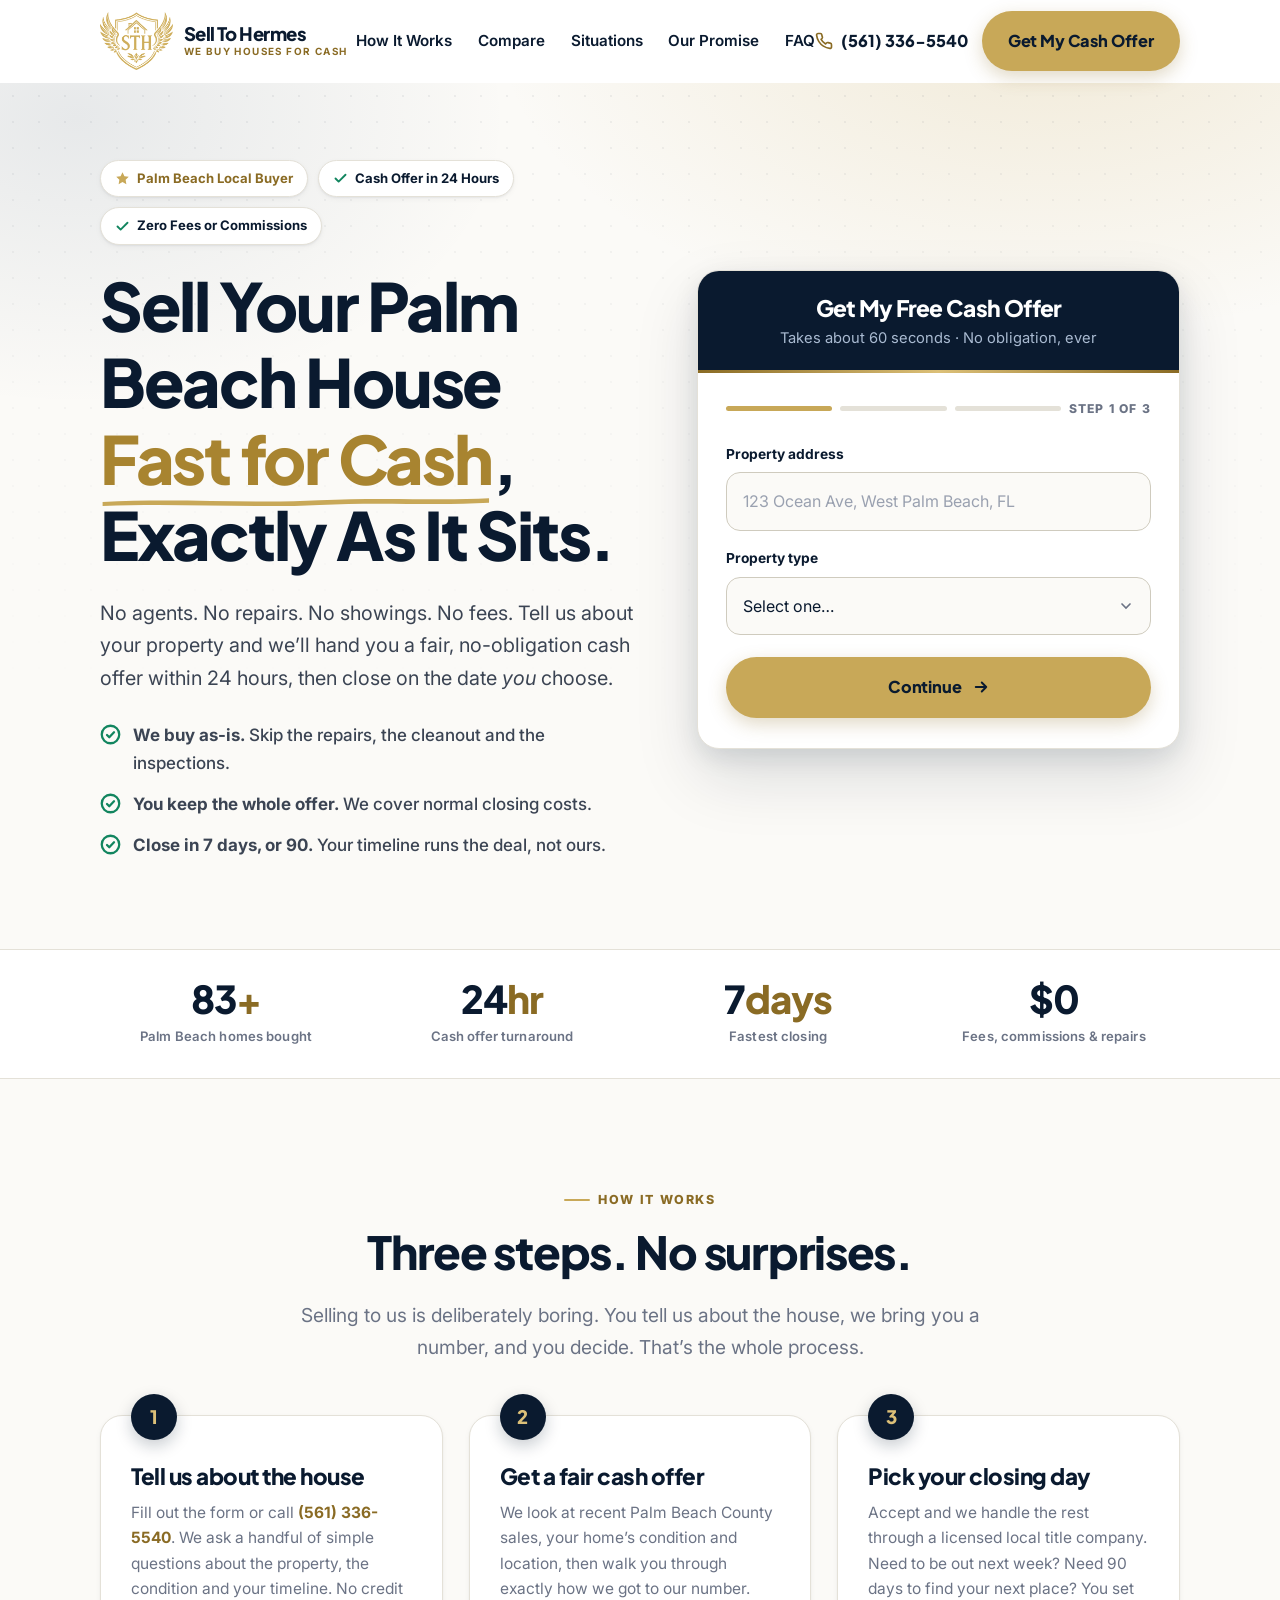
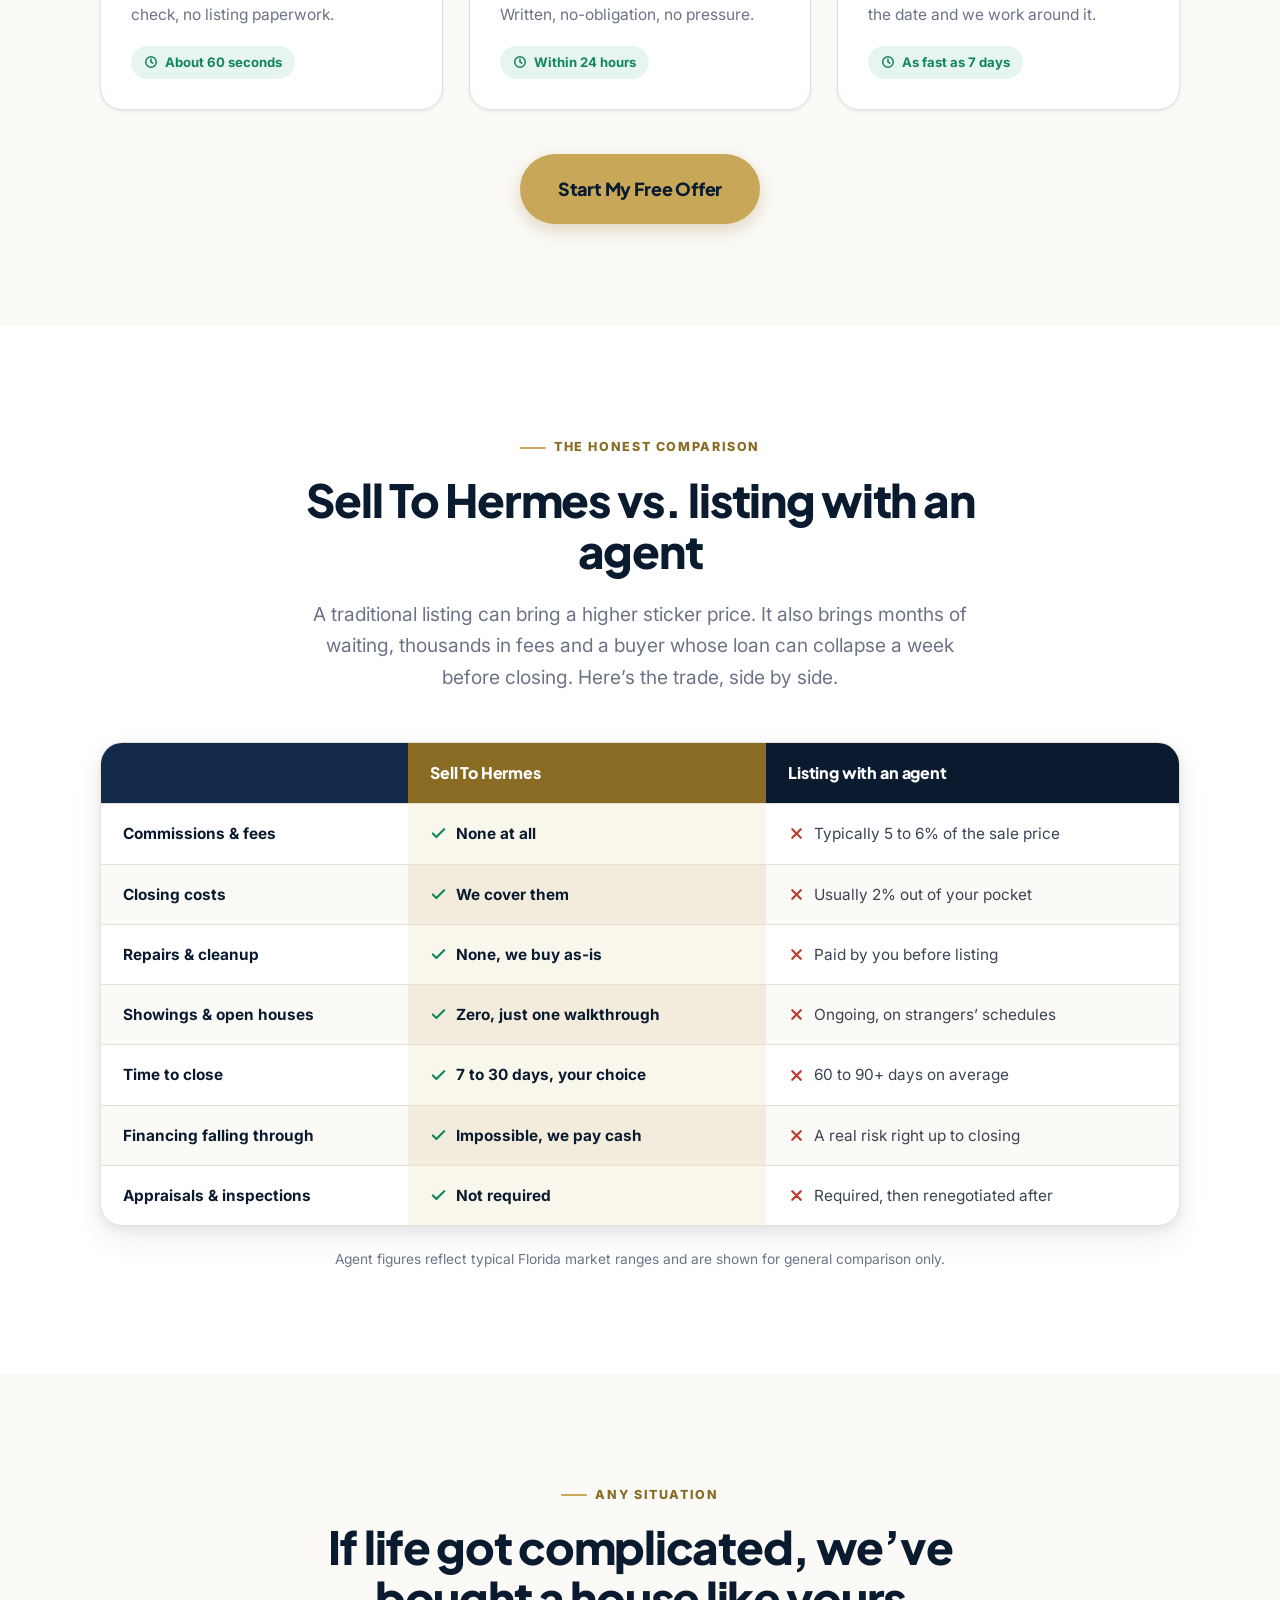
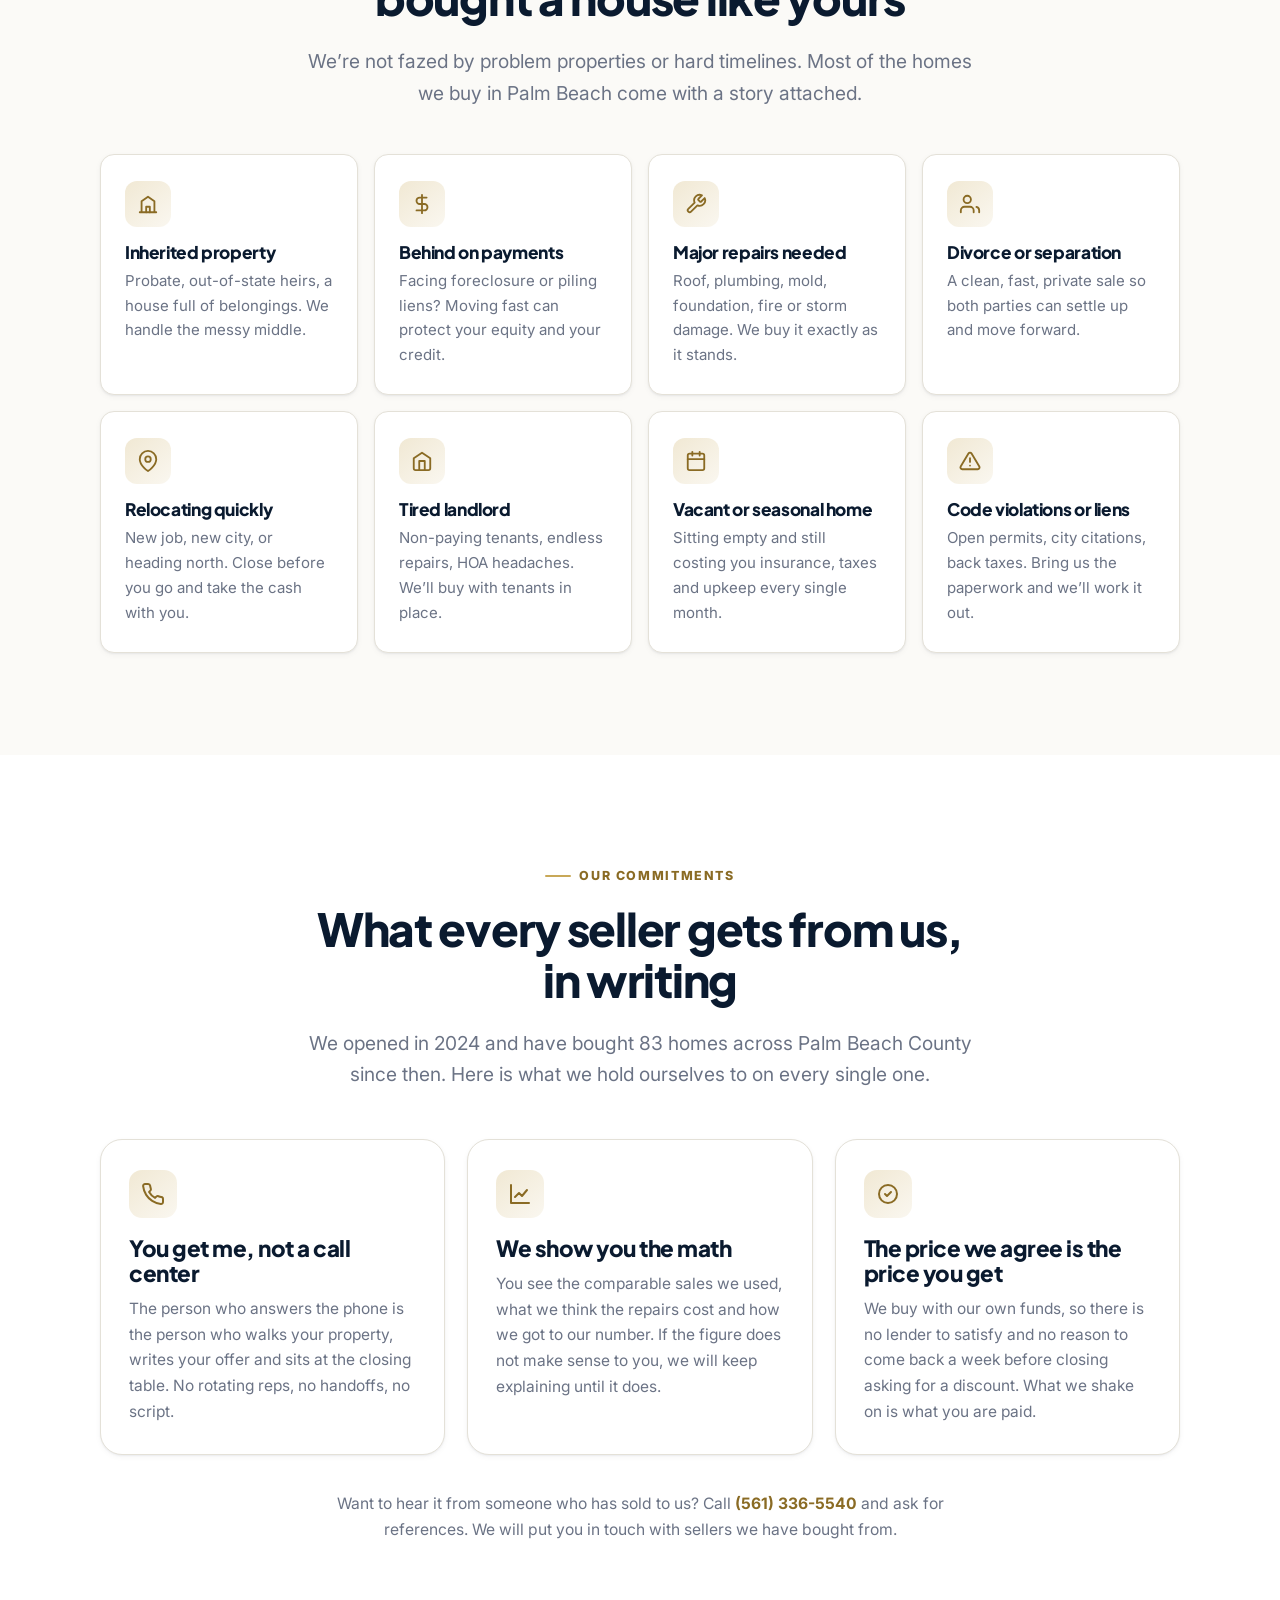
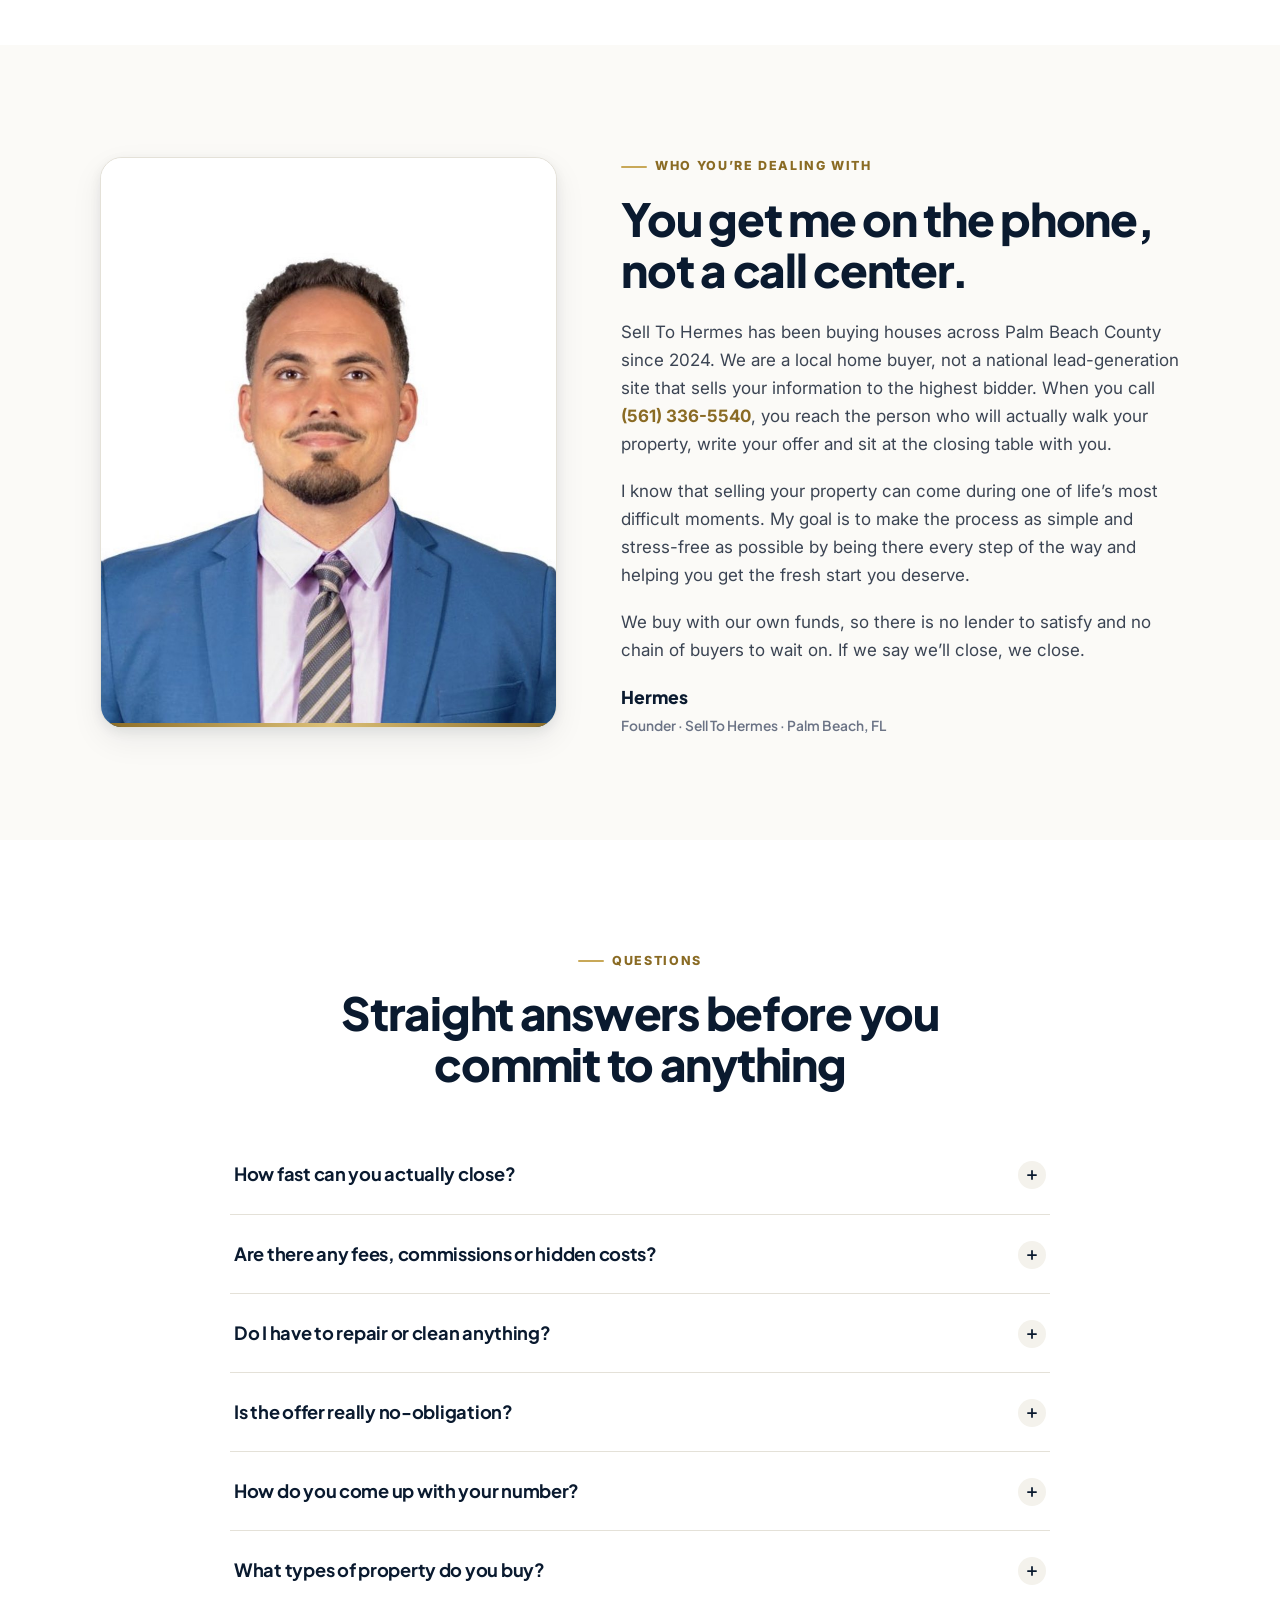
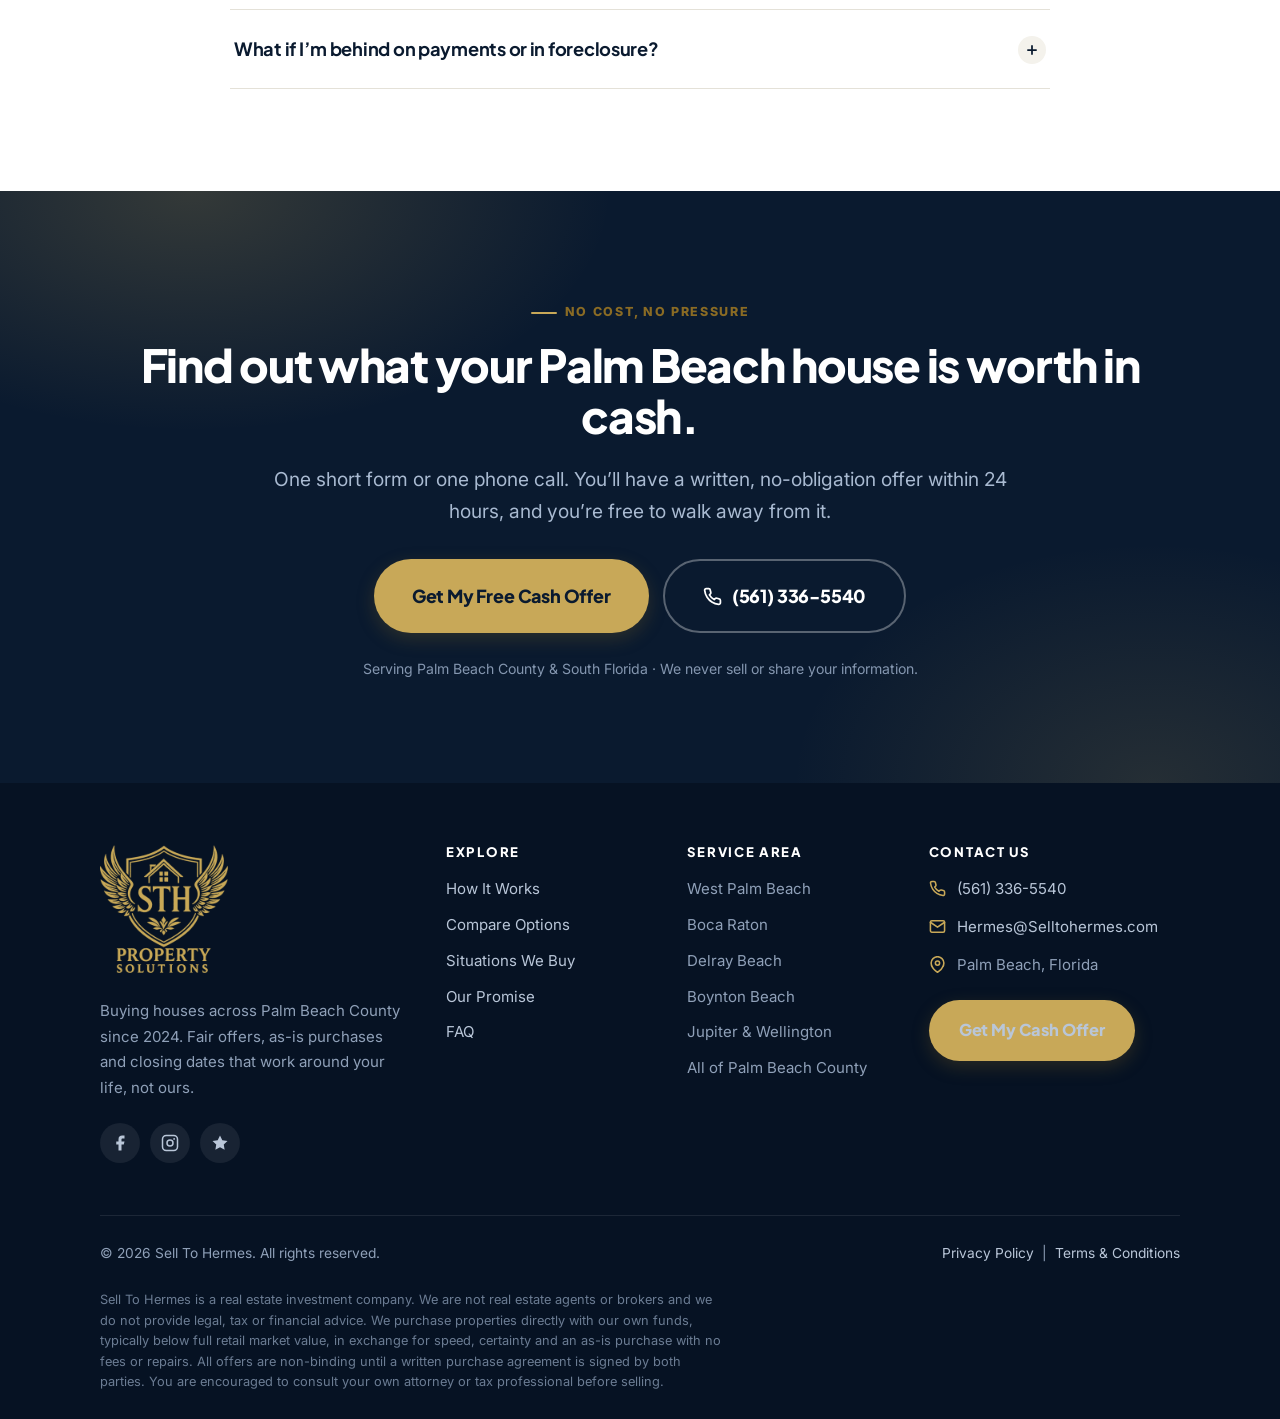
<file: index.html>
<!DOCTYPE html>
<html lang="en">
<head>
<meta charset="utf-8">
<meta name="viewport" content="width=device-width, initial-scale=1">
<title>Sell To Hermes | We Buy Houses for Cash in Palm Beach, FL</title>
<meta name="description" content="Sell your Palm Beach house fast for cash. No agents, no fees, no repairs, no showings. Get a fair cash offer in 24 hours and close on the day you choose. Call (561) 336-5540.">
<link rel="canonical" href="https://selltohermes.com/">
<meta name="theme-color" content="#0A1A2F">

<!-- Open Graph / social -->
<meta property="og:type" content="website">
<meta property="og:site_name" content="Sell To Hermes">
<meta property="og:title" content="We Buy Houses for Cash in Palm Beach, FL | Sell To Hermes">
<meta property="og:description" content="Get a fair, no-obligation cash offer on your Palm Beach home in 24 hours. Any condition, any situation. You pick the closing date.">
<meta property="og:url" content="https://selltohermes.com/">
<meta property="og:image" content="https://selltohermes.com/assets/img/og-image.jpg">
<meta name="twitter:card" content="summary_large_image">

<link rel="icon" href="assets/img/favicon.png" type="image/png">
<link rel="apple-touch-icon" href="assets/img/favicon.png">

<link rel="preconnect" href="https://fonts.googleapis.com">
<link rel="preconnect" href="https://fonts.gstatic.com" crossorigin>
<link href="https://fonts.googleapis.com/css2?family=Inter:wght@400;500;600;700&family=Plus+Jakarta+Sans:wght@700;800&display=swap" rel="stylesheet">
<link rel="stylesheet" href="assets/css/styles.css">

<script type="application/ld+json">
{
  "@context": "https://schema.org",
  "@type": "RealEstateAgent",
  "name": "Sell To Hermes",
  "description": "Local cash home buyer serving Palm Beach County, Florida. We buy houses as-is for cash with no fees, no commissions and no repairs.",
  "url": "https://selltohermes.com/",
  "telephone": "+1-561-336-5540",
  "email": "Hermes@Selltohermes.com",
  "image": "https://selltohermes.com/assets/img/logo.png",
  "foundingDate": "2024",
  "priceRange": "$$",
  "address": {
    "@type": "PostalAddress",
    "addressLocality": "Palm Beach",
    "addressRegion": "FL",
    "addressCountry": "US"
  },
  "areaServed": [
    { "@type": "AdministrativeArea", "name": "Palm Beach County, Florida" },
    { "@type": "City", "name": "West Palm Beach" },
    { "@type": "City", "name": "Boca Raton" },
    { "@type": "City", "name": "Delray Beach" },
    { "@type": "City", "name": "Boynton Beach" },
    { "@type": "City", "name": "Jupiter" },
    { "@type": "City", "name": "Wellington" }
  ]
}
</script>
<script type="application/ld+json">
{
  "@context": "https://schema.org",
  "@type": "FAQPage",
  "mainEntity": [
    { "@type": "Question", "name": "How fast can you close?",
      "acceptedAnswer": { "@type": "Answer", "text": "We can close in as little as 7 days because we pay cash and skip lender approval, appraisals and underwriting. If you need more time, you pick the date. 30, 60 or even 90 days out is no problem." } },
    { "@type": "Question", "name": "Do I pay any fees or commissions?",
      "acceptedAnswer": { "@type": "Answer", "text": "No. There are no agent commissions, no listing fees and no hidden charges. We also cover normal closing costs, so the number we agree on is the number you walk away with." } },
    { "@type": "Question", "name": "Do I need to make repairs or clean the house?",
      "acceptedAnswer": { "@type": "Answer", "text": "No. We buy houses completely as-is. Leave what you do not want, skip the repairs, skip the cleanout, skip the staging. Roof, plumbing, mold, code violations, hoarder situations: we have seen it all and we will still make an offer." } },
    { "@type": "Question", "name": "Is the cash offer really no obligation?",
      "acceptedAnswer": { "@type": "Answer", "text": "Yes. You get a written offer with no pressure and no cost. Take it to your attorney, your family or another buyer. If it is not right for you, walk away. We will never chase you." } },
    { "@type": "Question", "name": "How do you decide what to offer?",
      "acceptedAnswer": { "@type": "Answer", "text": "We look at what comparable homes in your neighborhood have recently sold for, the condition and location of your property, and what it will cost us to repair and resell it. We will walk you through the math line by line so the number makes sense." } },
    { "@type": "Question", "name": "What kinds of properties do you buy?",
      "acceptedAnswer": { "@type": "Answer", "text": "Single family homes, townhouses, condos, duplexes, multi-family, mobile homes on land and vacant lots throughout Palm Beach County and South Florida, whether they are occupied, vacant, or have tenants in place." } }
  ]
}
</script>
</head>
<body>
<a class="skip-link" href="#main">Skip to content</a>

<!-- ═══════════════════════════════════════════════════════════ HEADER ═══ -->
<header class="header" id="header">
  <div class="wrap header__bar">
    <a class="logo" href="index.html" aria-label="Sell To Hermes home">
      <img class="logo__mark" src="assets/img/logo-mark.png" alt="" width="73" height="58">
      <span class="logo__text">
        <span class="logo__name">Sell To Hermes</span>
        <span class="logo__tag">We Buy Houses for Cash</span>
      </span>
    </a>

    <nav class="nav" id="nav" aria-label="Main">
      <a href="#how">How It Works</a>
      <a href="#compare">Compare</a>
      <a href="#situations">Situations</a>
      <a href="#promise">Our Promise</a>
      <a href="#faq">FAQ</a>
      <a class="btn btn--ink" href="#offer">Get My Cash Offer</a>
    </nav>

    <div class="header__cta">
      <a class="header__phone" href="tel:+15613365540">
        <svg width="18" height="18" viewBox="0 0 24 24" fill="none" stroke="currentColor" stroke-width="2.2" stroke-linecap="round" stroke-linejoin="round" aria-hidden="true"><path d="M22 16.92v3a2 2 0 0 1-2.18 2 19.79 19.79 0 0 1-8.63-3.07 19.5 19.5 0 0 1-6-6 19.79 19.79 0 0 1-3.07-8.67A2 2 0 0 1 4.11 2h3a2 2 0 0 1 2 1.72c.13.96.36 1.9.7 2.81a2 2 0 0 1-.45 2.11L8.09 9.91a16 16 0 0 0 6 6l1.27-1.27a2 2 0 0 1 2.11-.45c.9.34 1.85.57 2.81.7A2 2 0 0 1 22 16.92z"/></svg>
        <span>(561) 336-5540</span>
      </a>
      <a class="btn" href="#offer">Get My Cash Offer</a>
      <button class="burger" id="burger" aria-label="Menu" aria-expanded="false" aria-controls="nav"><span></span></button>
    </div>
  </div>
</header>

<main id="main">

<!-- ═════════════════════════════════════════════════════════════ HERO ═══ -->
<section class="hero" id="offer">
  <div class="wrap hero__grid">

    <div class="hero__copy">
      <div class="badge-row">
        <span class="badge badge--stars">
          <svg width="15" height="15" viewBox="0 0 24 24" fill="currentColor" aria-hidden="true"><path d="M12 2l3.09 6.26L22 9.27l-5 4.87 1.18 6.88L12 17.77l-6.18 3.25L7 14.14 2 9.27l6.91-1.01L12 2z"/></svg>
          Palm Beach Local Buyer
        </span>
        <span class="badge">
          <svg width="15" height="15" viewBox="0 0 24 24" fill="none" stroke="currentColor" stroke-width="3" stroke-linecap="round" stroke-linejoin="round" aria-hidden="true"><path d="M20 6L9 17l-5-5"/></svg>
          Cash Offer in 24 Hours
        </span>
        <span class="badge">
          <svg width="15" height="15" viewBox="0 0 24 24" fill="none" stroke="currentColor" stroke-width="3" stroke-linecap="round" stroke-linejoin="round" aria-hidden="true"><path d="M20 6L9 17l-5-5"/></svg>
          Zero Fees or Commissions
        </span>
      </div>

      <h1>Sell Your Palm Beach House <span class="accent">Fast for Cash<svg class="accent__stroke" viewBox="0 0 300 12" preserveAspectRatio="none" aria-hidden="true"><path d="M2 7.4 C58 3.1 118 9.4 168 5.6 C214 2.3 262 6.1 298 3.4 L298 8.2 C260 11.4 212 7.4 168 10.6 C118 14.2 58 8.2 2 11.8 Z" fill="currentColor"/></svg></span>, Exactly As It Sits.</h1>

      <p class="hero__sub">
        No agents. No repairs. No showings. No fees. Tell us about your property and
        we&rsquo;ll hand you a fair, no-obligation cash offer within 24 hours, then close
        on the date <em>you</em> choose.
      </p>
    </div>

    <div class="hero__points">
      <ul class="checks">
        <li>
          <svg width="21" height="21" viewBox="0 0 24 24" fill="none" stroke="currentColor" stroke-width="2.6" stroke-linecap="round" stroke-linejoin="round" aria-hidden="true"><circle cx="12" cy="12" r="10"/><path d="M8 12.5l2.6 2.6L16 9.5"/></svg>
          <span><strong>We buy as-is.</strong> Skip the repairs, the cleanout and the inspections.</span>
        </li>
        <li>
          <svg width="21" height="21" viewBox="0 0 24 24" fill="none" stroke="currentColor" stroke-width="2.6" stroke-linecap="round" stroke-linejoin="round" aria-hidden="true"><circle cx="12" cy="12" r="10"/><path d="M8 12.5l2.6 2.6L16 9.5"/></svg>
          <span><strong>You keep the whole offer.</strong> We cover normal closing costs.</span>
        </li>
        <li>
          <svg width="21" height="21" viewBox="0 0 24 24" fill="none" stroke="currentColor" stroke-width="2.6" stroke-linecap="round" stroke-linejoin="round" aria-hidden="true"><circle cx="12" cy="12" r="10"/><path d="M8 12.5l2.6 2.6L16 9.5"/></svg>
          <span><strong>Close in 7 days, or 90.</strong> Your timeline runs the deal, not ours.</span>
        </li>
      </ul>
    </div>

    <!-- ── Multi-step lead form ─────────────────────────────────────────── -->
    <div class="form-card reveal">
      <div class="form-card__head">
        <h2>Get My Free Cash Offer</h2>
        <p>Takes about 60 seconds &middot; No obligation, ever</p>
      </div>

      <div class="form-card__body">
        <div class="progress" aria-hidden="true">
          <span class="progress__step is-done" data-progress="1"></span>
          <span class="progress__step" data-progress="2"></span>
          <span class="progress__step" data-progress="3"></span>
          <span class="progress__label" id="stepLabel">Step 1 of 3</span>
        </div>

        <div class="form-alert" id="formAlert" role="alert"></div>

        <form id="offerForm" novalidate>
          <!-- Bot trap: real people never see or fill this -->
          <div class="hp" aria-hidden="true">
            <label for="company">Company</label>
            <input type="text" id="company" name="company" tabindex="-1" autocomplete="off">
          </div>

          <!-- Step 1: the property -->
          <div class="step is-active" data-step="1">
            <div class="field">
              <label for="address">Property address</label>
              <input type="text" id="address" name="address" placeholder="123 Ocean Ave, West Palm Beach, FL" autocomplete="street-address" required>
              <span class="field__error">Please enter the property address.</span>
            </div>
            <div class="field">
              <label for="propertyType">Property type</label>
              <select id="propertyType" name="propertyType" required>
                <option value="">Select one&hellip;</option>
                <option>Single family home</option>
                <option>Condo</option>
                <option>Townhouse</option>
                <option>Duplex / Multi-family</option>
                <option>Mobile home</option>
                <option>Vacant land</option>
                <option>Other</option>
              </select>
              <span class="field__error">Please choose a property type.</span>
            </div>
            <div class="form-actions">
              <button type="button" class="btn btn--block" data-next="2">
                Continue
                <svg width="18" height="18" viewBox="0 0 24 24" fill="none" stroke="currentColor" stroke-width="2.6" stroke-linecap="round" stroke-linejoin="round" aria-hidden="true"><path d="M5 12h14M13 6l6 6-6 6"/></svg>
              </button>
            </div>
          </div>

          <!-- Step 2: the situation -->
          <div class="step" data-step="2">
            <div class="field">
              <label for="condition">Overall condition</label>
              <select id="condition" name="condition" required>
                <option value="">Select one&hellip;</option>
                <option>Move-in ready</option>
                <option>Needs minor work</option>
                <option>Needs major repairs</option>
                <option>Not sure</option>
              </select>
              <span class="field__error">Please choose a condition.</span>
            </div>
            <div class="field">
              <label>How soon do you want to sell?</label>
              <div class="chips">
                <label class="chip"><input type="radio" name="timeline" value="ASAP" required><span>ASAP</span></label>
                <label class="chip"><input type="radio" name="timeline" value="1-3 months"><span>1 to 3 months</span></label>
                <label class="chip"><input type="radio" name="timeline" value="3+ months"><span>3+ months</span></label>
                <label class="chip"><input type="radio" name="timeline" value="Just exploring"><span>Just exploring</span></label>
              </div>
              <span class="field__error">Please pick a timeline.</span>
            </div>
            <div class="form-actions">
              <button type="button" class="form-back" data-back="1">Back</button>
              <button type="button" class="btn" data-next="3">
                Continue
                <svg width="18" height="18" viewBox="0 0 24 24" fill="none" stroke="currentColor" stroke-width="2.6" stroke-linecap="round" stroke-linejoin="round" aria-hidden="true"><path d="M5 12h14M13 6l6 6-6 6"/></svg>
              </button>
            </div>
          </div>

          <!-- Step 3: contact -->
          <div class="step" data-step="3">
            <div class="field">
              <label for="name">Your name</label>
              <input type="text" id="name" name="name" placeholder="Jane Smith" autocomplete="name" required>
              <span class="field__error">Please enter your name.</span>
            </div>
            <div class="field-row">
              <div class="field">
                <label for="phone">Phone</label>
                <input type="tel" id="phone" name="phone" placeholder="(561) 555-0123" autocomplete="tel" required>
                <span class="field__error">Enter a valid phone number.</span>
              </div>
              <div class="field">
                <label for="email">Email</label>
                <input type="email" id="email" name="email" placeholder="you@email.com" autocomplete="email" required>
                <span class="field__error">Enter a valid email address.</span>
              </div>
            </div>
            <div class="form-actions">
              <button type="button" class="form-back" data-back="2">Back</button>
              <button type="submit" class="btn" id="submitBtn">Get My Cash Offer</button>
            </div>
            <p class="form-note">
              <svg width="15" height="15" viewBox="0 0 24 24" fill="none" stroke="currentColor" stroke-width="2.4" stroke-linecap="round" stroke-linejoin="round" aria-hidden="true"><rect x="3" y="11" width="18" height="11" rx="2"/><path d="M7 11V7a5 5 0 0 1 10 0v4"/></svg>
              Your information stays private. We never sell or share your details, and there is
              never any obligation to accept our offer.
            </p>
          </div>
        </form>
      </div>
    </div>

  </div>
</section>

<!-- ══════════════════════════════════════════════════════ TRUST STRIP ═══ -->
<section class="trust">
  <div class="wrap trust__grid">
    <div class="reveal">
      <div class="trust__num">83<em>+</em></div>
      <div class="trust__label">Palm Beach homes bought</div>
    </div>
    <div class="reveal">
      <div class="trust__num">24<em>hr</em></div>
      <div class="trust__label">Cash offer turnaround</div>
    </div>
    <div class="reveal">
      <div class="trust__num">7<em>days</em></div>
      <div class="trust__label">Fastest closing</div>
    </div>
    <div class="reveal">
      <div class="trust__num">$0</div>
      <div class="trust__label">Fees, commissions &amp; repairs</div>
    </div>
  </div>
</section>

<!-- ═════════════════════════════════════════════════════════════ HOW ═══ -->
<section class="section section--paper" id="how">
  <div class="wrap">
    <div class="center measure-center">
      <span class="eyebrow eyebrow--center">How It Works</span>
      <h2>Three steps. No surprises.</h2>
      <p class="lede">Selling to us is deliberately boring. You tell us about the house,
      we bring you a number, and you decide. That&rsquo;s the whole process.</p>
    </div>

    <div class="steps">
      <article class="step-card reveal">
        <span class="step-card__num">1</span>
        <h3>Tell us about the house</h3>
        <p>Fill out the form or call <a href="tel:+15613365540" style="color:var(--gold-deep);font-weight:700;text-decoration:none">(561) 336-5540</a>.
        We ask a handful of simple questions about the property, the condition and your timeline. No credit check, no listing paperwork.</p>
        <span class="step-card__meta">
          <svg width="14" height="14" viewBox="0 0 24 24" fill="none" stroke="currentColor" stroke-width="2.6" stroke-linecap="round" aria-hidden="true"><circle cx="12" cy="12" r="9"/><path d="M12 7v5l3 2"/></svg>
          About 60 seconds
        </span>
      </article>

      <article class="step-card reveal">
        <span class="step-card__num">2</span>
        <h3>Get a fair cash offer</h3>
        <p>We look at recent Palm Beach County sales, your home&rsquo;s condition and location, then
        walk you through exactly how we got to our number. Written, no-obligation, no pressure.</p>
        <span class="step-card__meta">
          <svg width="14" height="14" viewBox="0 0 24 24" fill="none" stroke="currentColor" stroke-width="2.6" stroke-linecap="round" aria-hidden="true"><circle cx="12" cy="12" r="9"/><path d="M12 7v5l3 2"/></svg>
          Within 24 hours
        </span>
      </article>

      <article class="step-card reveal">
        <span class="step-card__num">3</span>
        <h3>Pick your closing day</h3>
        <p>Accept and we handle the rest through a licensed local title company. Need to be out
        next week? Need 90 days to find your next place? You set the date and we work around it.</p>
        <span class="step-card__meta">
          <svg width="14" height="14" viewBox="0 0 24 24" fill="none" stroke="currentColor" stroke-width="2.6" stroke-linecap="round" aria-hidden="true"><circle cx="12" cy="12" r="9"/><path d="M12 7v5l3 2"/></svg>
          As fast as 7 days
        </span>
      </article>
    </div>

    <div class="center" style="margin-top:44px">
      <a class="btn btn--lg" href="#offer">Start My Free Offer</a>
    </div>
  </div>
</section>

<!-- ═════════════════════════════════════════════════════════ COMPARE ═══ -->
<section class="section" id="compare">
  <div class="wrap">
    <div class="center measure-center">
      <span class="eyebrow eyebrow--center">The Honest Comparison</span>
      <h2>Sell To Hermes vs. listing with an agent</h2>
      <p class="lede">A traditional listing can bring a higher sticker price. It also brings
      months of waiting, thousands in fees and a buyer whose loan can collapse a week before
      closing. Here&rsquo;s the trade, side by side.</p>
    </div>

    <div class="compare reveal">
      <div class="compare__scroll">
        <table>
          <caption class="hp">Comparison of selling to Sell To Hermes versus listing with a real estate agent</caption>
          <thead>
            <tr>
              <th scope="col">&nbsp;</th>
              <th scope="col" class="is-featured">Sell To Hermes</th>
              <th scope="col">Listing with an agent</th>
            </tr>
          </thead>
          <tbody>
            <tr>
              <td>Commissions &amp; fees</td>
              <td class="is-featured"><span class="cell cell--yes"><svg width="17" height="17" viewBox="0 0 24 24" fill="none" stroke="currentColor" stroke-width="3" stroke-linecap="round" stroke-linejoin="round" aria-hidden="true"><path d="M20 6L9 17l-5-5"/></svg>None at all</span></td>
              <td><span class="cell cell--no"><svg width="17" height="17" viewBox="0 0 24 24" fill="none" stroke="currentColor" stroke-width="3" stroke-linecap="round" aria-hidden="true"><path d="M18 6L6 18M6 6l12 12"/></svg>Typically 5 to 6% of the sale price</span></td>
            </tr>
            <tr>
              <td>Closing costs</td>
              <td class="is-featured"><span class="cell cell--yes"><svg width="17" height="17" viewBox="0 0 24 24" fill="none" stroke="currentColor" stroke-width="3" stroke-linecap="round" stroke-linejoin="round" aria-hidden="true"><path d="M20 6L9 17l-5-5"/></svg>We cover them</span></td>
              <td><span class="cell cell--no"><svg width="17" height="17" viewBox="0 0 24 24" fill="none" stroke="currentColor" stroke-width="3" stroke-linecap="round" aria-hidden="true"><path d="M18 6L6 18M6 6l12 12"/></svg>Usually 2% out of your pocket</span></td>
            </tr>
            <tr>
              <td>Repairs &amp; cleanup</td>
              <td class="is-featured"><span class="cell cell--yes"><svg width="17" height="17" viewBox="0 0 24 24" fill="none" stroke="currentColor" stroke-width="3" stroke-linecap="round" stroke-linejoin="round" aria-hidden="true"><path d="M20 6L9 17l-5-5"/></svg>None, we buy as-is</span></td>
              <td><span class="cell cell--no"><svg width="17" height="17" viewBox="0 0 24 24" fill="none" stroke="currentColor" stroke-width="3" stroke-linecap="round" aria-hidden="true"><path d="M18 6L6 18M6 6l12 12"/></svg>Paid by you before listing</span></td>
            </tr>
            <tr>
              <td>Showings &amp; open houses</td>
              <td class="is-featured"><span class="cell cell--yes"><svg width="17" height="17" viewBox="0 0 24 24" fill="none" stroke="currentColor" stroke-width="3" stroke-linecap="round" stroke-linejoin="round" aria-hidden="true"><path d="M20 6L9 17l-5-5"/></svg>Zero, just one walkthrough</span></td>
              <td><span class="cell cell--no"><svg width="17" height="17" viewBox="0 0 24 24" fill="none" stroke="currentColor" stroke-width="3" stroke-linecap="round" aria-hidden="true"><path d="M18 6L6 18M6 6l12 12"/></svg>Ongoing, on strangers&rsquo; schedules</span></td>
            </tr>
            <tr>
              <td>Time to close</td>
              <td class="is-featured"><span class="cell cell--yes"><svg width="17" height="17" viewBox="0 0 24 24" fill="none" stroke="currentColor" stroke-width="3" stroke-linecap="round" stroke-linejoin="round" aria-hidden="true"><path d="M20 6L9 17l-5-5"/></svg>7 to 30 days, your choice</span></td>
              <td><span class="cell cell--no"><svg width="17" height="17" viewBox="0 0 24 24" fill="none" stroke="currentColor" stroke-width="3" stroke-linecap="round" aria-hidden="true"><path d="M18 6L6 18M6 6l12 12"/></svg>60 to 90+ days on average</span></td>
            </tr>
            <tr>
              <td>Financing falling through</td>
              <td class="is-featured"><span class="cell cell--yes"><svg width="17" height="17" viewBox="0 0 24 24" fill="none" stroke="currentColor" stroke-width="3" stroke-linecap="round" stroke-linejoin="round" aria-hidden="true"><path d="M20 6L9 17l-5-5"/></svg>Impossible, we pay cash</span></td>
              <td><span class="cell cell--no"><svg width="17" height="17" viewBox="0 0 24 24" fill="none" stroke="currentColor" stroke-width="3" stroke-linecap="round" aria-hidden="true"><path d="M18 6L6 18M6 6l12 12"/></svg>A real risk right up to closing</span></td>
            </tr>
            <tr>
              <td>Appraisals &amp; inspections</td>
              <td class="is-featured"><span class="cell cell--yes"><svg width="17" height="17" viewBox="0 0 24 24" fill="none" stroke="currentColor" stroke-width="3" stroke-linecap="round" stroke-linejoin="round" aria-hidden="true"><path d="M20 6L9 17l-5-5"/></svg>Not required</span></td>
              <td><span class="cell cell--no"><svg width="17" height="17" viewBox="0 0 24 24" fill="none" stroke="currentColor" stroke-width="3" stroke-linecap="round" aria-hidden="true"><path d="M18 6L6 18M6 6l12 12"/></svg>Required, then renegotiated after</span></td>
            </tr>
          </tbody>
        </table>
      </div>
    </div>
    <p class="center" style="margin-top:22px;font-size:.86rem;color:var(--muted)">
      Agent figures reflect typical Florida market ranges and are shown for general comparison only.
    </p>
  </div>
</section>

<!-- ══════════════════════════════════════════════════════ SITUATIONS ═══ -->
<section class="section section--paper" id="situations">
  <div class="wrap">
    <div class="center measure-center">
      <span class="eyebrow eyebrow--center">Any Situation</span>
      <h2>If life got complicated, we&rsquo;ve bought a house like yours</h2>
      <p class="lede">We&rsquo;re not fazed by problem properties or hard timelines. Most of the
      homes we buy in Palm Beach come with a story attached.</p>
    </div>

    <div class="tile-grid">
      <article class="tile reveal">
        <div class="tile__icon"><svg width="22" height="22" viewBox="0 0 24 24" fill="none" stroke="currentColor" stroke-width="2" stroke-linecap="round" stroke-linejoin="round" aria-hidden="true"><path d="M3 21h18M5 21V9l7-5 7 5v12"/><path d="M10 21v-6h4v6"/></svg></div>
        <h3>Inherited property</h3>
        <p>Probate, out-of-state heirs, a house full of belongings. We handle the messy middle.</p>
      </article>
      <article class="tile reveal">
        <div class="tile__icon"><svg width="22" height="22" viewBox="0 0 24 24" fill="none" stroke="currentColor" stroke-width="2" stroke-linecap="round" stroke-linejoin="round" aria-hidden="true"><path d="M12 2v20M17 5H9.5a3.5 3.5 0 0 0 0 7h5a3.5 3.5 0 0 1 0 7H6"/></svg></div>
        <h3>Behind on payments</h3>
        <p>Facing foreclosure or piling liens? Moving fast can protect your equity and your credit.</p>
      </article>
      <article class="tile reveal">
        <div class="tile__icon"><svg width="22" height="22" viewBox="0 0 24 24" fill="none" stroke="currentColor" stroke-width="2" stroke-linecap="round" stroke-linejoin="round" aria-hidden="true"><path d="M14.7 6.3a1 1 0 0 0 0 1.4l1.6 1.6a1 1 0 0 0 1.4 0l3.77-3.77a6 6 0 0 1-7.94 7.94l-6.91 6.91a2.12 2.12 0 0 1-3-3l6.91-6.91a6 6 0 0 1 7.94-7.94l-3.76 3.76z"/></svg></div>
        <h3>Major repairs needed</h3>
        <p>Roof, plumbing, mold, foundation, fire or storm damage. We buy it exactly as it stands.</p>
      </article>
      <article class="tile reveal">
        <div class="tile__icon"><svg width="22" height="22" viewBox="0 0 24 24" fill="none" stroke="currentColor" stroke-width="2" stroke-linecap="round" stroke-linejoin="round" aria-hidden="true"><path d="M16 21v-2a4 4 0 0 0-4-4H6a4 4 0 0 0-4 4v2"/><circle cx="9" cy="7" r="4"/><path d="M22 21v-2a4 4 0 0 0-3-3.87"/></svg></div>
        <h3>Divorce or separation</h3>
        <p>A clean, fast, private sale so both parties can settle up and move forward.</p>
      </article>
      <article class="tile reveal">
        <div class="tile__icon"><svg width="22" height="22" viewBox="0 0 24 24" fill="none" stroke="currentColor" stroke-width="2" stroke-linecap="round" stroke-linejoin="round" aria-hidden="true"><path d="M21 10c0 7-9 13-9 13s-9-6-9-13a9 9 0 0 1 18 0z"/><circle cx="12" cy="10" r="3"/></svg></div>
        <h3>Relocating quickly</h3>
        <p>New job, new city, or heading north. Close before you go and take the cash with you.</p>
      </article>
      <article class="tile reveal">
        <div class="tile__icon"><svg width="22" height="22" viewBox="0 0 24 24" fill="none" stroke="currentColor" stroke-width="2" stroke-linecap="round" stroke-linejoin="round" aria-hidden="true"><path d="M3 9l9-6 9 6v11a2 2 0 0 1-2 2H5a2 2 0 0 1-2-2z"/><path d="M9 22V12h6v10"/></svg></div>
        <h3>Tired landlord</h3>
        <p>Non-paying tenants, endless repairs, HOA headaches. We&rsquo;ll buy with tenants in place.</p>
      </article>
      <article class="tile reveal">
        <div class="tile__icon"><svg width="22" height="22" viewBox="0 0 24 24" fill="none" stroke="currentColor" stroke-width="2" stroke-linecap="round" stroke-linejoin="round" aria-hidden="true"><rect x="3" y="4" width="18" height="18" rx="2"/><path d="M16 2v4M8 2v4M3 10h18"/></svg></div>
        <h3>Vacant or seasonal home</h3>
        <p>Sitting empty and still costing you insurance, taxes and upkeep every single month.</p>
      </article>
      <article class="tile reveal">
        <div class="tile__icon"><svg width="22" height="22" viewBox="0 0 24 24" fill="none" stroke="currentColor" stroke-width="2" stroke-linecap="round" stroke-linejoin="round" aria-hidden="true"><path d="M10.29 3.86L1.82 18a2 2 0 0 0 1.71 3h16.94a2 2 0 0 0 1.71-3L13.71 3.86a2 2 0 0 0-3.42 0z"/><path d="M12 9v4M12 17h.01"/></svg></div>
        <h3>Code violations or liens</h3>
        <p>Open permits, city citations, back taxes. Bring us the paperwork and we&rsquo;ll work it out.</p>
      </article>
    </div>
  </div>
</section>

<!-- ═══════════════════════════════════════════════════════ COMMITMENTS ═══ -->
<section class="section" id="promise">
  <div class="wrap">
    <div class="center measure-center">
      <span class="eyebrow eyebrow--center">Our Commitments</span>
      <h2>What every seller gets from us, in writing</h2>
      <p class="lede">We opened in 2024 and have bought 83 homes across Palm Beach County
      since then. Here is what we hold ourselves to on every single one.</p>
    </div>

    <div class="quotes">
      <article class="quote reveal">
        <div class="promise__icon">
          <svg width="24" height="24" viewBox="0 0 24 24" fill="none" stroke="currentColor" stroke-width="2" stroke-linecap="round" stroke-linejoin="round" aria-hidden="true"><path d="M22 16.92v3a2 2 0 0 1-2.18 2 19.79 19.79 0 0 1-8.63-3.07 19.5 19.5 0 0 1-6-6 19.79 19.79 0 0 1-3.07-8.67A2 2 0 0 1 4.11 2h3a2 2 0 0 1 2 1.72c.13.96.36 1.9.7 2.81a2 2 0 0 1-.45 2.11L8.09 9.91a16 16 0 0 0 6 6l1.27-1.27a2 2 0 0 1 2.11-.45c.9.34 1.85.57 2.81.7A2 2 0 0 1 22 16.92z"/></svg>
        </div>
        <h3>You get me, not a call center</h3>
        <p>The person who answers the phone is the person who walks your property, writes
        your offer and sits at the closing table. No rotating reps, no handoffs, no script.</p>
      </article>

      <article class="quote reveal">
        <div class="promise__icon">
          <svg width="24" height="24" viewBox="0 0 24 24" fill="none" stroke="currentColor" stroke-width="2" stroke-linecap="round" stroke-linejoin="round" aria-hidden="true"><path d="M3 3v18h18"/><path d="M7 15l4-4 3 3 5-6"/></svg>
        </div>
        <h3>We show you the math</h3>
        <p>You see the comparable sales we used, what we think the repairs cost and how we
        got to our number. If the figure does not make sense to you, we will keep explaining
        until it does.</p>
      </article>

      <article class="quote reveal">
        <div class="promise__icon">
          <svg width="24" height="24" viewBox="0 0 24 24" fill="none" stroke="currentColor" stroke-width="2" stroke-linecap="round" stroke-linejoin="round" aria-hidden="true"><path d="M9 12l2 2 4-4"/><path d="M21 12c0 4.97-4.03 9-9 9s-9-4.03-9-9 4.03-9 9-9 9 4.03 9 9z"/></svg>
        </div>
        <h3>The price we agree is the price you get</h3>
        <p>We buy with our own funds, so there is no lender to satisfy and no reason to come
        back a week before closing asking for a discount. What we shake on is what you are
        paid.</p>
      </article>
    </div>

    <p class="center measure-center" style="margin-top:36px;color:var(--muted);font-size:.98rem">
      Want to hear it from someone who has sold to us? Call
      <a href="tel:+15613365540" style="color:var(--gold-deep);font-weight:700;text-decoration:none">(561) 336-5540</a>
      and ask for references. We will put you in touch with sellers we have bought from.
    </p>

    <!-- ══════════════════════════════════════════════════════════════════════
         REAL REVIEWS GO HERE

         As customers post reviews, paste them in using the block below. Copy it
         once per review and drop it inside a <div class="quotes"> above this
         comment. Only publish words a real customer actually wrote, with their
         permission. Fabricated reviews violate the FTC rule on consumer reviews
         and testimonials (16 CFR Part 465) and carry civil penalties per
         violation, so this section deliberately ships with none.

         <article class="quote reveal">
           <div class="quote__stars" aria-label="5 out of 5 stars">
             ...five star svgs, copy them from an earlier version in git history...
           </div>
           <blockquote>&ldquo;Their words, quoted exactly.&rdquo;</blockquote>
           <div class="quote__who">
             <div class="quote__avatar" aria-hidden="true">JS</div>
             <div>
               <div class="quote__name">Their name</div>
               <div class="quote__meta">City, FL &middot; Closed in X days</div>
             </div>
           </div>
         </article>
         ══════════════════════════════════════════════════════════════════════ -->
  </div>
</section>

<!-- ═══════════════════════════════════════════════════════════ ABOUT ═══ -->
<section class="section section--paper" id="about">
  <div class="wrap about__grid">
    <div class="about__portrait reveal">
      <img src="assets/img/hermes.jpg" width="880" height="1100"
           alt="Hermes, founder of Sell To Hermes, in Palm Beach, Florida">
    </div>

    <div>
      <span class="eyebrow">Who You&rsquo;re Dealing With</span>
      <h2>You get me on the phone, not a call center.</h2>
      <p>
        Sell To Hermes has been buying houses across Palm Beach County since 2024. We are a local
        home buyer, not a national lead-generation site
        that sells your information to the highest bidder. When you call
        <a href="tel:+15613365540" style="color:var(--gold-deep);font-weight:700;text-decoration:none">(561) 336-5540</a>,
        you reach the person who will actually walk your property, write your offer and sit at
        the closing table with you.
      </p>
      <p>
        I know that selling your property can come during one of life&rsquo;s most difficult
        moments. My goal is to make the process as simple and stress-free as possible by
        being there every step of the way and helping you get the fresh start you deserve.
      </p>
      <p>
        We buy with our own funds, so there is no lender to satisfy and no chain of buyers to
        wait on. If we say we&rsquo;ll close, we close.
      </p>
      <div class="about__sig">
        Hermes
        <small>Founder &middot; Sell To Hermes &middot; Palm Beach, FL</small>
      </div>
    </div>
  </div>
</section>

<!-- ═════════════════════════════════════════════════════════════ FAQ ═══ -->
<section class="section" id="faq">
  <div class="wrap">
    <div class="center measure-center">
      <span class="eyebrow eyebrow--center">Questions</span>
      <h2>Straight answers before you commit to anything</h2>
    </div>

    <div class="faq">
      <div class="faq__item">
        <button class="faq__q" aria-expanded="false">
          How fast can you actually close?
          <span class="faq__icon" aria-hidden="true"><svg width="14" height="14" viewBox="0 0 24 24" fill="none" stroke="currentColor" stroke-width="3" stroke-linecap="round"><path d="M12 5v14M5 12h14"/></svg></span>
        </button>
        <div class="faq__a"><div><p>As little as 7 days. We pay cash, so there&rsquo;s no lender approval, no appraisal and no underwriting to wait on. If you need longer, whether that is 30, 60 or even 90 days, you name the date and we hold it.</p></div></div>
      </div>

      <div class="faq__item">
        <button class="faq__q" aria-expanded="false">
          Are there any fees, commissions or hidden costs?
          <span class="faq__icon" aria-hidden="true"><svg width="14" height="14" viewBox="0 0 24 24" fill="none" stroke="currentColor" stroke-width="3" stroke-linecap="round"><path d="M12 5v14M5 12h14"/></svg></span>
        </button>
        <div class="faq__a"><div><p>None. No agent commission, no listing fee, no marketing costs, no junk fees at closing. We also cover normal closing costs, so the number we shake on is the number you walk away with.</p></div></div>
      </div>

      <div class="faq__item">
        <button class="faq__q" aria-expanded="false">
          Do I have to repair or clean anything?
          <span class="faq__icon" aria-hidden="true"><svg width="14" height="14" viewBox="0 0 24 24" fill="none" stroke="currentColor" stroke-width="3" stroke-linecap="round"><path d="M12 5v14M5 12h14"/></svg></span>
        </button>
        <div class="faq__a"><div><p>Not a thing. Take what you want and leave the rest: furniture, junk, whatever is sitting in the garage. We&rsquo;ve bought homes with bad roofs, mold, fire damage, open permits and full cleanouts still sitting inside.</p></div></div>
      </div>

      <div class="faq__item">
        <button class="faq__q" aria-expanded="false">
          Is the offer really no-obligation?
          <span class="faq__icon" aria-hidden="true"><svg width="14" height="14" viewBox="0 0 24 24" fill="none" stroke="currentColor" stroke-width="3" stroke-linecap="round"><path d="M12 5v14M5 12h14"/></svg></span>
        </button>
        <div class="faq__a"><div><p>Completely. You get a written offer at no cost. Show it to your attorney, your family, or another buyer. If it isn&rsquo;t right for you, say no. There is no pressure and no follow-up campaign chasing you.</p></div></div>
      </div>

      <div class="faq__item">
        <button class="faq__q" aria-expanded="false">
          How do you come up with your number?
          <span class="faq__icon" aria-hidden="true"><svg width="14" height="14" viewBox="0 0 24 24" fill="none" stroke="currentColor" stroke-width="3" stroke-linecap="round"><path d="M12 5v14M5 12h14"/></svg></span>
        </button>
        <div class="faq__a"><div><p>Three inputs: what comparable homes near you have recently sold for, the condition and location of your property, and what it will cost us to repair and resell it. We&rsquo;ll walk you through that math line by line. No black box.</p></div></div>
      </div>

      <div class="faq__item">
        <button class="faq__q" aria-expanded="false">
          What types of property do you buy?
          <span class="faq__icon" aria-hidden="true"><svg width="14" height="14" viewBox="0 0 24 24" fill="none" stroke="currentColor" stroke-width="3" stroke-linecap="round"><path d="M12 5v14M5 12h14"/></svg></span>
        </button>
        <div class="faq__a"><div><p>Single family homes, condos, townhouses, duplexes and multi-family, mobile homes on land and vacant lots throughout Palm Beach County and the surrounding South Florida area, whether they are occupied, vacant or have tenants in place.</p></div></div>
      </div>

      <div class="faq__item">
        <button class="faq__q" aria-expanded="false">
          What if I&rsquo;m behind on payments or in foreclosure?
          <span class="faq__icon" aria-hidden="true"><svg width="14" height="14" viewBox="0 0 24 24" fill="none" stroke="currentColor" stroke-width="3" stroke-linecap="round"><path d="M12 5v14M5 12h14"/></svg></span>
        </button>
        <div class="faq__a"><div><p>Call us sooner rather than later, because timing matters a lot in those cases. A fast cash sale can settle what&rsquo;s owed and put the remaining equity in your pocket instead of losing the home at auction. We can also buy with liens, back taxes or code violations attached.</p></div></div>
      </div>
    </div>
  </div>
</section>

<!-- ════════════════════════════════════════════════════════ CTA BAND ═══ -->
<section class="cta-band">
  <div class="wrap cta-band__inner center">
    <span class="eyebrow eyebrow--center">No Cost, No Pressure</span>
    <h2>Find out what your Palm Beach house is worth in cash.</h2>
    <p class="lede measure-center">One short form or one phone call. You&rsquo;ll have a written,
    no-obligation offer within 24 hours, and you&rsquo;re free to walk away from it.</p>
    <div class="cta-band__actions">
      <a class="btn btn--lg" href="#offer">Get My Free Cash Offer</a>
      <a class="btn btn--lg btn--onink" href="tel:+15613365540">
        <svg width="19" height="19" viewBox="0 0 24 24" fill="none" stroke="currentColor" stroke-width="2.2" stroke-linecap="round" stroke-linejoin="round" aria-hidden="true"><path d="M22 16.92v3a2 2 0 0 1-2.18 2 19.79 19.79 0 0 1-8.63-3.07 19.5 19.5 0 0 1-6-6 19.79 19.79 0 0 1-3.07-8.67A2 2 0 0 1 4.11 2h3a2 2 0 0 1 2 1.72c.13.96.36 1.9.7 2.81a2 2 0 0 1-.45 2.11L8.09 9.91a16 16 0 0 0 6 6l1.27-1.27a2 2 0 0 1 2.11-.45c.9.34 1.85.57 2.81.7A2 2 0 0 1 22 16.92z"/></svg>
        (561) 336-5540
      </a>
    </div>
    <p class="cta-band__fine">Serving Palm Beach County &amp; South Florida &middot; We never sell or share your information.</p>
  </div>
</section>

</main>

<!-- ═══════════════════════════════════════════════════════════ FOOTER ═══ -->
<footer class="footer">
  <div class="wrap">
    <div class="footer__grid">
      <div>
        <a class="logo logo--lg" href="index.html" aria-label="Sell To Hermes home">
          <img class="logo__mark" src="assets/img/logo.png" alt="Sell To Hermes, STH Property Solutions" width="128" height="128">
        </a>
        <p class="footer__blurb">
          Buying houses across Palm Beach County since 2024. Fair offers, as-is purchases
          and closing dates that work around your life, not ours.
        </p>
        <div class="social">
          <!-- PLACEHOLDER: point these at your real profiles, or delete the ones you don't use -->
          <a href="#" aria-label="Facebook"><svg width="18" height="18" viewBox="0 0 24 24" fill="currentColor" aria-hidden="true"><path d="M18 2h-3a5 5 0 0 0-5 5v3H7v4h3v8h4v-8h3l1-4h-4V7a1 1 0 0 1 1-1h3z"/></svg></a>
          <a href="#" aria-label="Instagram"><svg width="18" height="18" viewBox="0 0 24 24" fill="none" stroke="currentColor" stroke-width="2" aria-hidden="true"><rect x="2" y="2" width="20" height="20" rx="5"/><circle cx="12" cy="12" r="4"/><circle cx="17.5" cy="6.5" r="1.2" fill="currentColor" stroke="none"/></svg></a>
          <a href="#" aria-label="Google Business Profile"><svg width="18" height="18" viewBox="0 0 24 24" fill="currentColor" aria-hidden="true"><path d="M12 2l3.09 6.26L22 9.27l-5 4.87 1.18 6.88L12 17.77l-6.18 3.25L7 14.14 2 9.27l6.91-1.01L12 2z"/></svg></a>
        </div>
      </div>

      <div>
        <h4>Explore</h4>
        <ul>
          <li><a href="#how">How It Works</a></li>
          <li><a href="#compare">Compare Options</a></li>
          <li><a href="#situations">Situations We Buy</a></li>
          <li><a href="#promise">Our Promise</a></li>
          <li><a href="#faq">FAQ</a></li>
        </ul>
      </div>

      <div>
        <h4>Service Area</h4>
        <!-- PLACEHOLDER: trim this list to the cities you actually buy in -->
        <ul>
          <li>West Palm Beach</li>
          <li>Boca Raton</li>
          <li>Delray Beach</li>
          <li>Boynton Beach</li>
          <li>Jupiter &amp; Wellington</li>
          <li>All of Palm Beach County</li>
        </ul>
      </div>

      <div>
        <h4>Contact Us</h4>
        <div class="footer__contact">
          <a href="tel:+15613365540">
            <svg width="17" height="17" viewBox="0 0 24 24" fill="none" stroke="currentColor" stroke-width="2.2" stroke-linecap="round" stroke-linejoin="round" aria-hidden="true"><path d="M22 16.92v3a2 2 0 0 1-2.18 2 19.79 19.79 0 0 1-8.63-3.07 19.5 19.5 0 0 1-6-6 19.79 19.79 0 0 1-3.07-8.67A2 2 0 0 1 4.11 2h3a2 2 0 0 1 2 1.72c.13.96.36 1.9.7 2.81a2 2 0 0 1-.45 2.11L8.09 9.91a16 16 0 0 0 6 6l1.27-1.27a2 2 0 0 1 2.11-.45c.9.34 1.85.57 2.81.7A2 2 0 0 1 22 16.92z"/></svg>
            (561) 336-5540
          </a>
          <a href="mailto:Hermes@Selltohermes.com">
            <svg width="17" height="17" viewBox="0 0 24 24" fill="none" stroke="currentColor" stroke-width="2.2" stroke-linecap="round" stroke-linejoin="round" aria-hidden="true"><rect x="2" y="4" width="20" height="16" rx="2"/><path d="M22 6l-10 7L2 6"/></svg>
            Hermes@Selltohermes.com
          </a>
          <span>
            <svg width="17" height="17" viewBox="0 0 24 24" fill="none" stroke="currentColor" stroke-width="2.2" stroke-linecap="round" stroke-linejoin="round" aria-hidden="true"><path d="M21 10c0 7-9 13-9 13s-9-6-9-13a9 9 0 0 1 18 0z"/><circle cx="12" cy="10" r="3"/></svg>
            Palm Beach, Florida
          </span>
        </div>
        <a class="btn" href="#offer" style="margin-top:22px">Get My Cash Offer</a>
      </div>
    </div>

    <div class="footer__bottom">
      <span>&copy; <span id="year">2026</span> Sell To Hermes. All rights reserved.</span>
      <span><a href="privacy.html">Privacy Policy</a> &nbsp;|&nbsp; <a href="terms.html">Terms &amp; Conditions</a></span>
    </div>
    <p class="footer__legal">
      Sell To Hermes is a real estate investment company. We are not real estate agents or
      brokers and we do not provide legal, tax or financial advice. We purchase properties
      directly with our own funds, typically below full retail market value, in exchange for
      speed, certainty and an as-is purchase with no fees or repairs. All offers are
      non-binding until a written purchase agreement is signed by both parties. You are
      encouraged to consult your own attorney or tax professional before selling.
    </p>
  </div>
</footer>

<!-- ═════════════════════════════════════════════════════ MOBILE CALL BAR ═ -->
<div class="callbar">
  <a class="btn btn--ink" href="tel:+15613365540">
    <svg width="18" height="18" viewBox="0 0 24 24" fill="none" stroke="currentColor" stroke-width="2.2" stroke-linecap="round" stroke-linejoin="round" aria-hidden="true"><path d="M22 16.92v3a2 2 0 0 1-2.18 2 19.79 19.79 0 0 1-8.63-3.07 19.5 19.5 0 0 1-6-6 19.79 19.79 0 0 1-3.07-8.67A2 2 0 0 1 4.11 2h3a2 2 0 0 1 2 1.72c.13.96.36 1.9.7 2.81a2 2 0 0 1-.45 2.11L8.09 9.91a16 16 0 0 0 6 6l1.27-1.27a2 2 0 0 1 2.11-.45c.9.34 1.85.57 2.81.7A2 2 0 0 1 22 16.92z"/></svg>
    Call Now
  </a>
  <a class="btn" href="#offer">Get Cash Offer</a>
</div>

<script src="assets/js/main.js" defer></script>
</body>
</html>
</file>
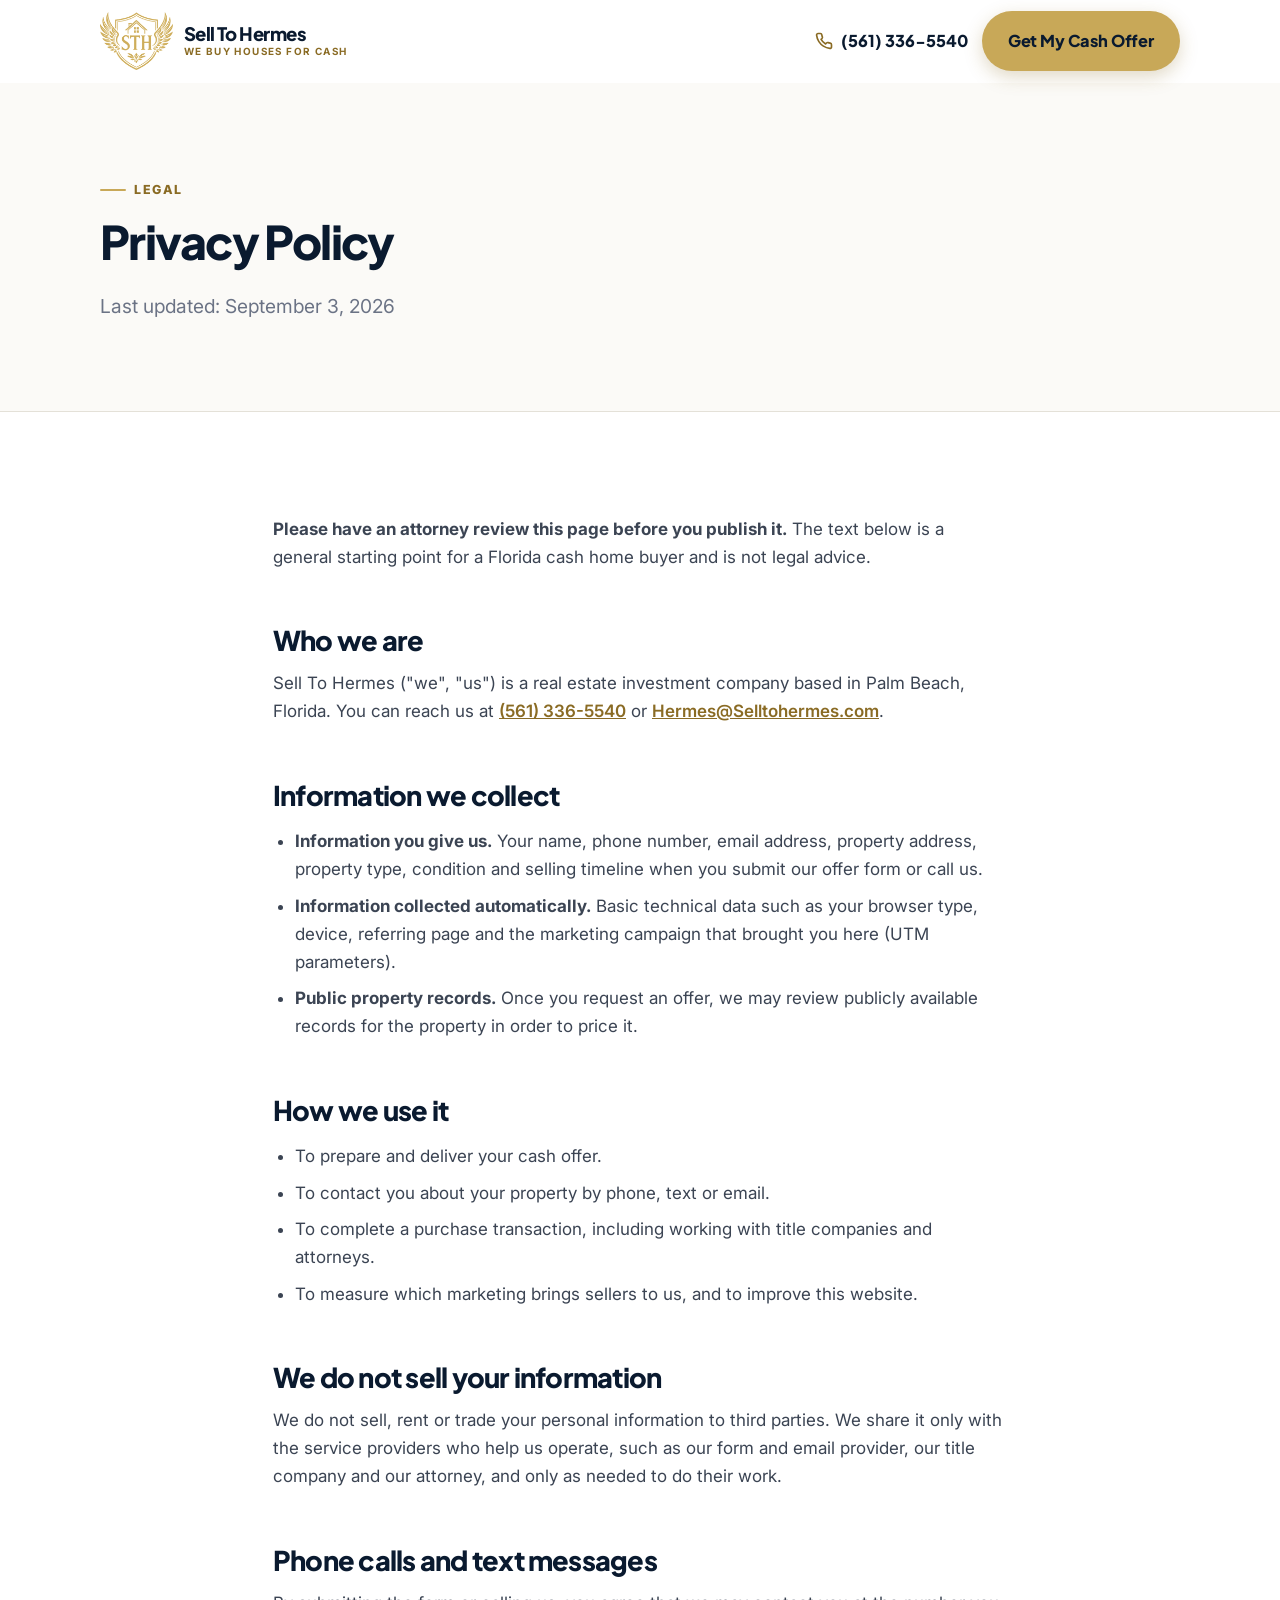
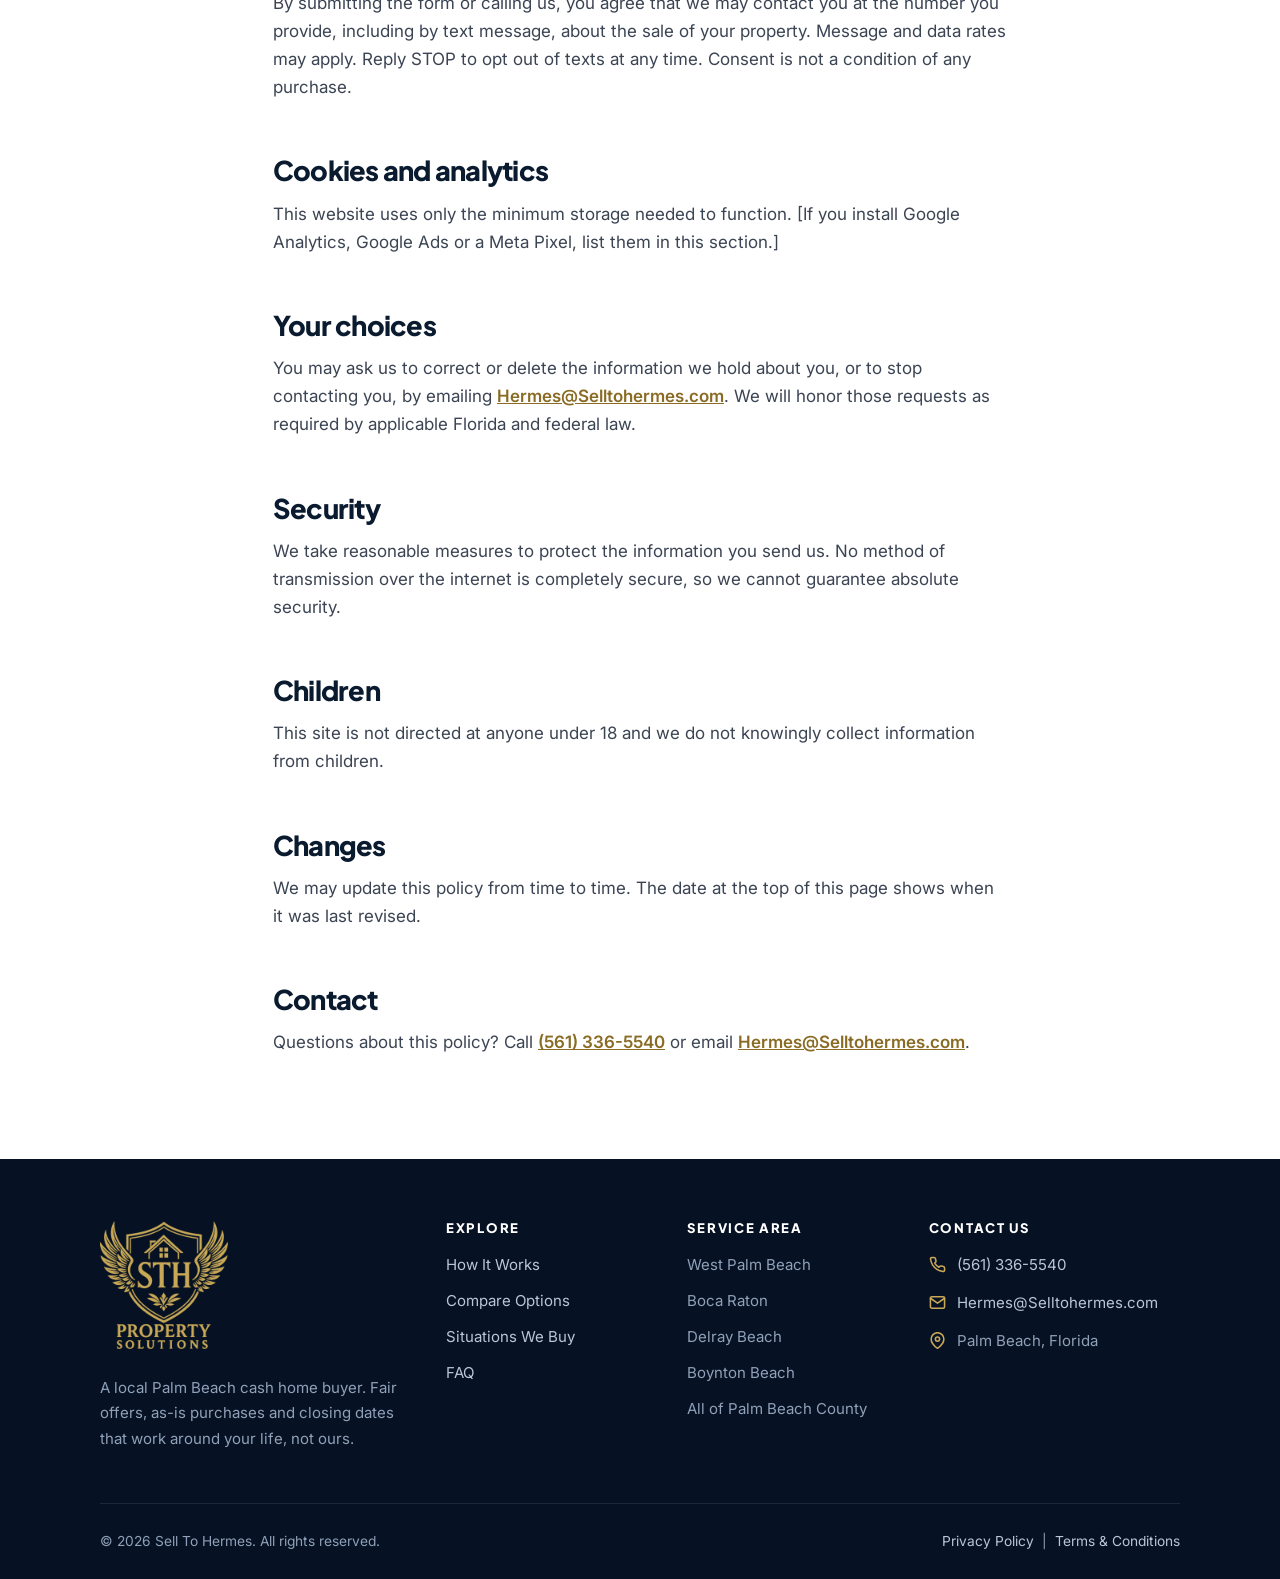
<file: privacy.html>
<!DOCTYPE html>
<html lang="en">
<head>
<meta charset="utf-8">
<meta name="viewport" content="width=device-width, initial-scale=1">
<title>Privacy Policy | Sell To Hermes</title>
<meta name="description" content="How Sell To Hermes collects, uses and protects the information you share with us.">
<meta name="robots" content="index, follow">
<meta name="theme-color" content="#0A1A2F">
<link rel="icon" href="assets/img/favicon.png" type="image/png">
<link rel="preconnect" href="https://fonts.googleapis.com">
<link rel="preconnect" href="https://fonts.gstatic.com" crossorigin>
<link href="https://fonts.googleapis.com/css2?family=Inter:wght@400;500;600;700&family=Plus+Jakarta+Sans:wght@700;800&display=swap" rel="stylesheet">
<link rel="stylesheet" href="assets/css/styles.css">
</head>
<body>
<a class="skip-link" href="#main">Skip to content</a>
<header class="header is-stuck" id="header">
  <div class="wrap header__bar">
    <a class="logo" href="index.html" aria-label="Sell To Hermes home">
      <img class="logo__mark" src="assets/img/logo-mark.png" alt="" width="73" height="58">
      <span class="logo__text">
        <span class="logo__name">Sell To Hermes</span>
        <span class="logo__tag">We Buy Houses for Cash</span>
      </span>
    </a>
    <div class="header__cta">
      <a class="header__phone" href="tel:+15613365540">
        <svg width="18" height="18" viewBox="0 0 24 24" fill="none" stroke="currentColor" stroke-width="2.2" stroke-linecap="round" stroke-linejoin="round" aria-hidden="true"><path d="M22 16.92v3a2 2 0 0 1-2.18 2 19.79 19.79 0 0 1-8.63-3.07 19.5 19.5 0 0 1-6-6 19.79 19.79 0 0 1-3.07-8.67A2 2 0 0 1 4.11 2h3a2 2 0 0 1 2 1.72c.13.96.36 1.9.7 2.81a2 2 0 0 1-.45 2.11L8.09 9.91a16 16 0 0 0 6 6l1.27-1.27a2 2 0 0 1 2.11-.45c.9.34 1.85.57 2.81.7A2 2 0 0 1 22 16.92z"/></svg>
        <span>(561) 336-5540</span>
      </a>
      <a class="btn" href="index.html#offer">Get My Cash Offer</a>
    </div>
  </div>
</header>
<main id="main">
<section class="page-head">
  <div class="wrap">
    <span class="eyebrow">Legal</span>
    <h1 style="font-size:clamp(2rem,4vw,2.9rem)">Privacy Policy</h1>
    <p class="lede">Last updated: September 3, 2026</p>
  </div>
</section>
<section class="section">
  <div class="wrap prose">
    <p><strong>Please have an attorney review this page before you publish it.</strong> The text
    below is a general starting point for a Florida cash home buyer and is not legal advice.</p>

    <h2>Who we are</h2>
    <p>Sell To Hermes ("we", "us") is a real estate investment company based in Palm Beach,
    Florida. You can reach us at <a href="tel:+15613365540">(561) 336-5540</a> or
    <a href="mailto:Hermes@Selltohermes.com">Hermes@Selltohermes.com</a>.</p>

    <h2>Information we collect</h2>
    <ul>
      <li><strong>Information you give us.</strong> Your name, phone number, email address, property address, property type, condition and selling timeline when you submit our offer form or call us.</li>
      <li><strong>Information collected automatically.</strong> Basic technical data such as your browser type, device, referring page and the marketing campaign that brought you here (UTM parameters).</li>
      <li><strong>Public property records.</strong> Once you request an offer, we may review publicly available records for the property in order to price it.</li>
    </ul>

    <h2>How we use it</h2>
    <ul>
      <li>To prepare and deliver your cash offer.</li>
      <li>To contact you about your property by phone, text or email.</li>
      <li>To complete a purchase transaction, including working with title companies and attorneys.</li>
      <li>To measure which marketing brings sellers to us, and to improve this website.</li>
    </ul>

    <h2>We do not sell your information</h2>
    <p>We do not sell, rent or trade your personal information to third parties. We share it only
    with the service providers who help us operate, such as our form and email provider,
    our title company and our attorney, and only as needed to do their work.</p>

    <h2>Phone calls and text messages</h2>
    <p>By submitting the form or calling us, you agree that we may contact you at the number you
    provide, including by text message, about the sale of your property. Message and data rates
    may apply. Reply STOP to opt out of texts at any time. Consent is not a condition of any
    purchase.</p>

    <h2>Cookies and analytics</h2>
    <p>This website uses only the minimum storage needed to function.
    <!-- PLACEHOLDER: if you add Google Analytics, Meta Pixel or Google Ads tags, disclose them here. -->
    [If you install Google Analytics, Google Ads or a Meta Pixel, list them in this section.]</p>

    <h2>Your choices</h2>
    <p>You may ask us to correct or delete the information we hold about you, or to stop
    contacting you, by emailing <a href="mailto:Hermes@Selltohermes.com">Hermes@Selltohermes.com</a>.
    We will honor those requests as required by applicable Florida and federal law.</p>

    <h2>Security</h2>
    <p>We take reasonable measures to protect the information you send us. No method of
    transmission over the internet is completely secure, so we cannot guarantee absolute security.</p>

    <h2>Children</h2>
    <p>This site is not directed at anyone under 18 and we do not knowingly collect information
    from children.</p>

    <h2>Changes</h2>
    <p>We may update this policy from time to time. The date at the top of this page shows when
    it was last revised.</p>

    <h2>Contact</h2>
    <p>Questions about this policy? Call <a href="tel:+15613365540">(561) 336-5540</a> or email
    <a href="mailto:Hermes@Selltohermes.com">Hermes@Selltohermes.com</a>.</p>
  </div>
</section>
</main>
<footer class="footer">
  <div class="wrap">
    <div class="footer__grid">
      <div>
        <a class="logo logo--lg" href="index.html" aria-label="Sell To Hermes home">
          <img class="logo__mark" src="assets/img/logo.png" alt="Sell To Hermes, STH Property Solutions" width="128" height="128">
        </a>
        <p class="footer__blurb">
          A local Palm Beach cash home buyer. Fair offers, as-is purchases and closing dates
          that work around your life, not ours.
        </p>
      </div>
      <div>
        <h4>Explore</h4>
        <ul>
          <li><a href="index.html#how">How It Works</a></li>
          <li><a href="index.html#compare">Compare Options</a></li>
          <li><a href="index.html#situations">Situations We Buy</a></li>
          <li><a href="index.html#faq">FAQ</a></li>
        </ul>
      </div>
      <div>
        <h4>Service Area</h4>
        <ul>
          <li>West Palm Beach</li>
          <li>Boca Raton</li>
          <li>Delray Beach</li>
          <li>Boynton Beach</li>
          <li>All of Palm Beach County</li>
        </ul>
      </div>
      <div>
        <h4>Contact Us</h4>
        <div class="footer__contact">
          <a href="tel:+15613365540">
            <svg width="17" height="17" viewBox="0 0 24 24" fill="none" stroke="currentColor" stroke-width="2.2" stroke-linecap="round" stroke-linejoin="round" aria-hidden="true"><path d="M22 16.92v3a2 2 0 0 1-2.18 2 19.79 19.79 0 0 1-8.63-3.07 19.5 19.5 0 0 1-6-6 19.79 19.79 0 0 1-3.07-8.67A2 2 0 0 1 4.11 2h3a2 2 0 0 1 2 1.72c.13.96.36 1.9.7 2.81a2 2 0 0 1-.45 2.11L8.09 9.91a16 16 0 0 0 6 6l1.27-1.27a2 2 0 0 1 2.11-.45c.9.34 1.85.57 2.81.7A2 2 0 0 1 22 16.92z"/></svg>
            (561) 336-5540
          </a>
          <a href="mailto:Hermes@Selltohermes.com">
            <svg width="17" height="17" viewBox="0 0 24 24" fill="none" stroke="currentColor" stroke-width="2.2" stroke-linecap="round" stroke-linejoin="round" aria-hidden="true"><rect x="2" y="4" width="20" height="16" rx="2"/><path d="M22 6l-10 7L2 6"/></svg>
            Hermes@Selltohermes.com
          </a>
          <span>
            <svg width="17" height="17" viewBox="0 0 24 24" fill="none" stroke="currentColor" stroke-width="2.2" stroke-linecap="round" stroke-linejoin="round" aria-hidden="true"><path d="M21 10c0 7-9 13-9 13s-9-6-9-13a9 9 0 0 1 18 0z"/><circle cx="12" cy="10" r="3"/></svg>
            Palm Beach, Florida
          </span>
        </div>
      </div>
    </div>
    <div class="footer__bottom">
      <span>&copy; <span id="year">2026</span> Sell To Hermes. All rights reserved.</span>
      <span><a href="privacy.html">Privacy Policy</a> &nbsp;|&nbsp; <a href="terms.html">Terms &amp; Conditions</a></span>
    </div>
  </div>
</footer>
<script src="assets/js/main.js" defer></script>
</body>
</html>
</file>
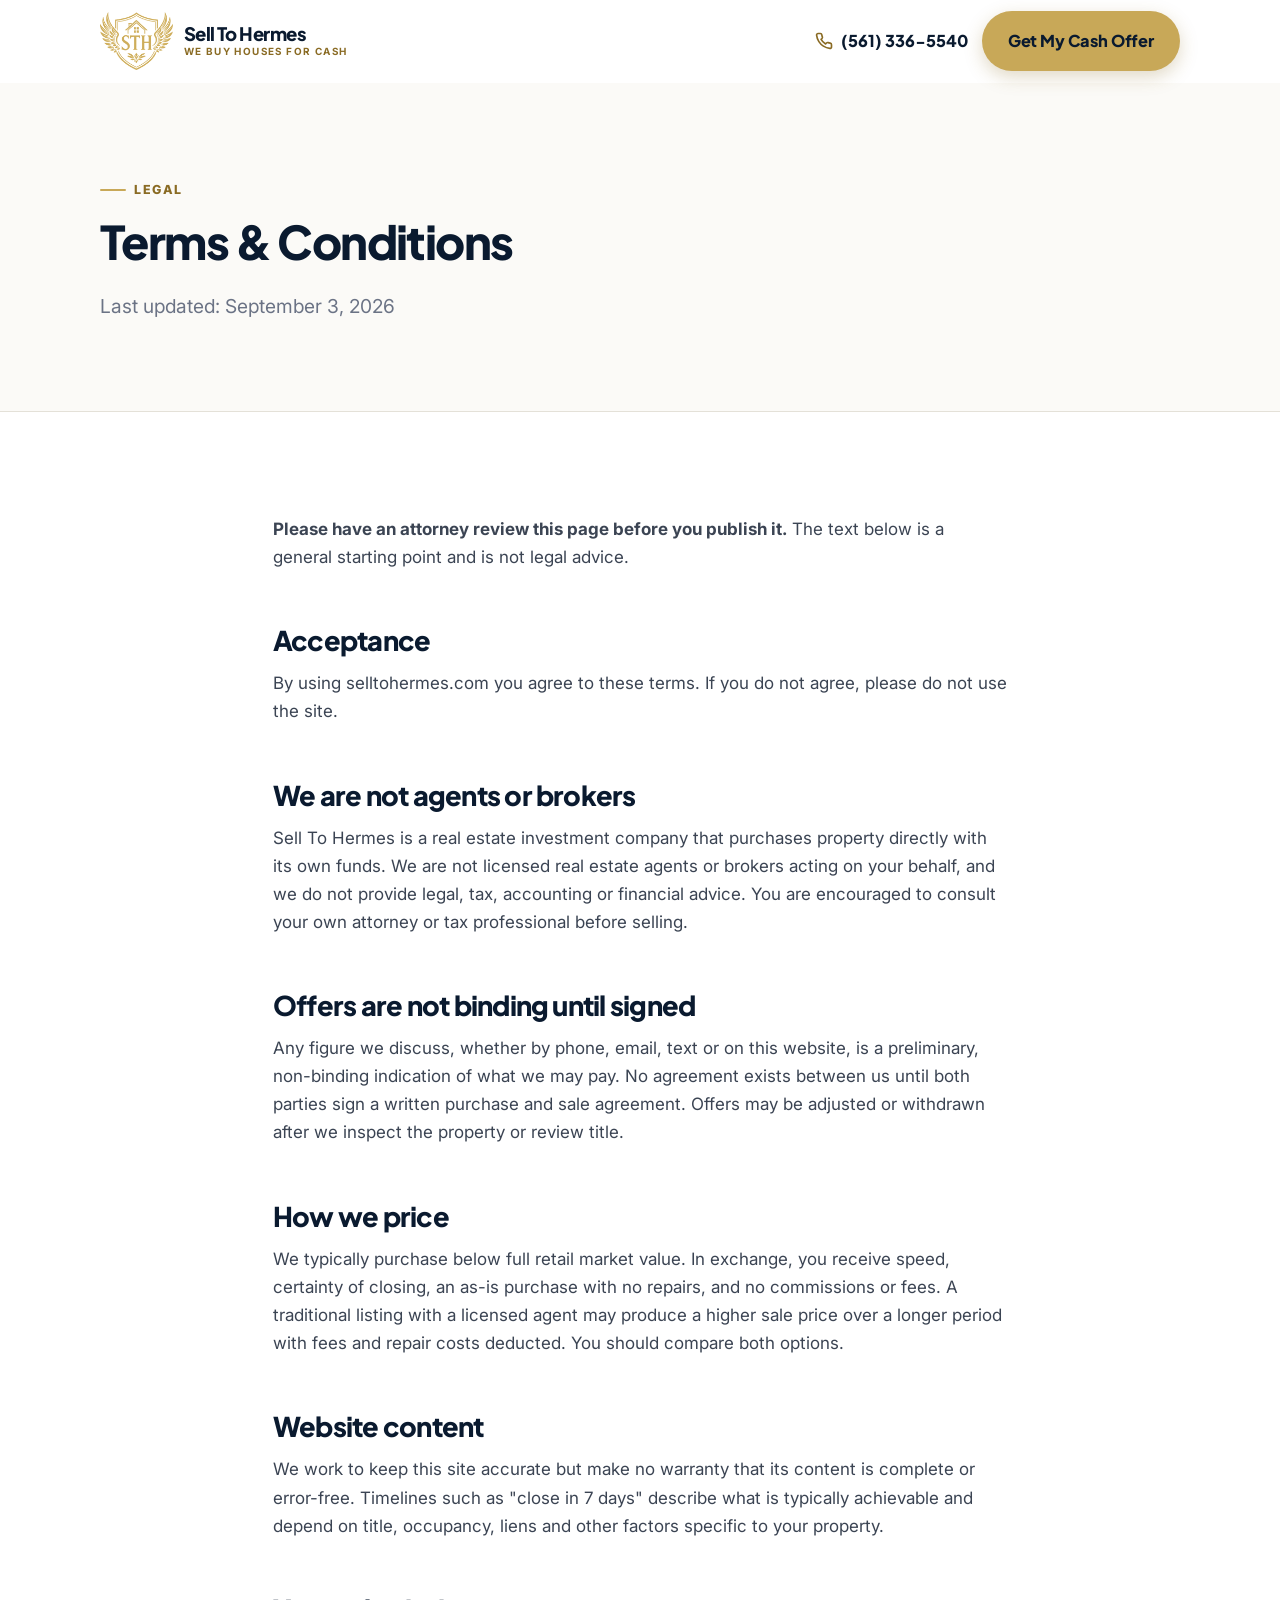
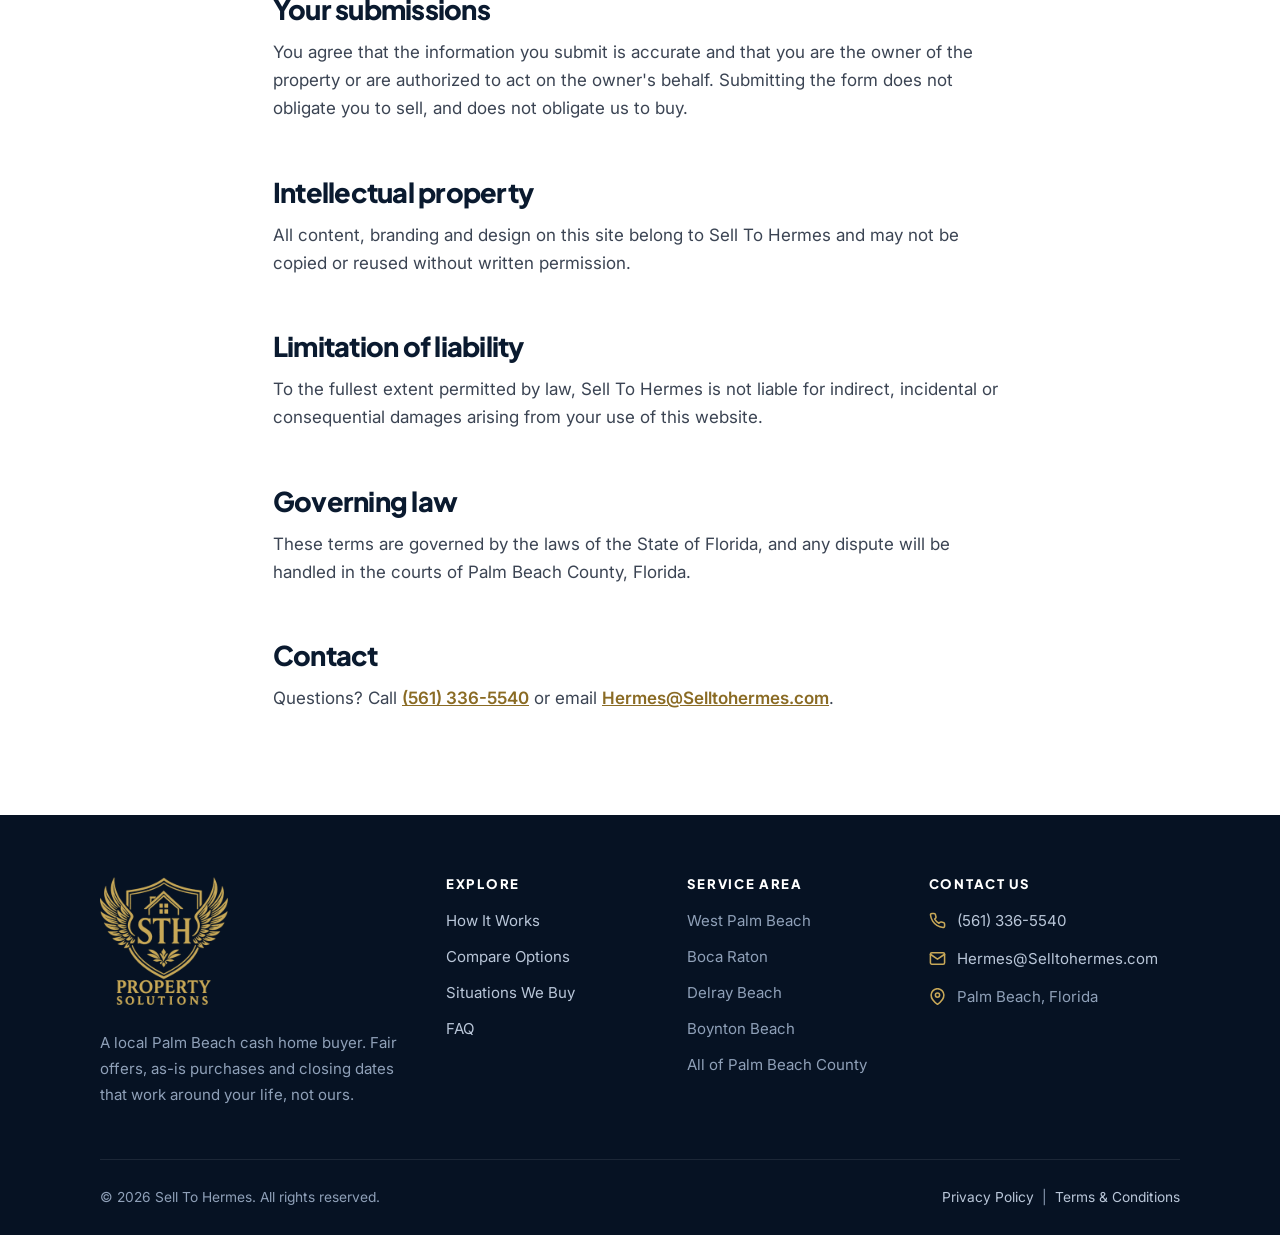
<file: terms.html>
<!DOCTYPE html>
<html lang="en">
<head>
<meta charset="utf-8">
<meta name="viewport" content="width=device-width, initial-scale=1">
<title>Terms & Conditions | Sell To Hermes</title>
<meta name="description" content="The terms that govern your use of the Sell To Hermes website.">
<meta name="robots" content="index, follow">
<meta name="theme-color" content="#0A1A2F">
<link rel="icon" href="assets/img/favicon.png" type="image/png">
<link rel="preconnect" href="https://fonts.googleapis.com">
<link rel="preconnect" href="https://fonts.gstatic.com" crossorigin>
<link href="https://fonts.googleapis.com/css2?family=Inter:wght@400;500;600;700&family=Plus+Jakarta+Sans:wght@700;800&display=swap" rel="stylesheet">
<link rel="stylesheet" href="assets/css/styles.css">
</head>
<body>
<a class="skip-link" href="#main">Skip to content</a>
<header class="header is-stuck" id="header">
  <div class="wrap header__bar">
    <a class="logo" href="index.html" aria-label="Sell To Hermes home">
      <img class="logo__mark" src="assets/img/logo-mark.png" alt="" width="73" height="58">
      <span class="logo__text">
        <span class="logo__name">Sell To Hermes</span>
        <span class="logo__tag">We Buy Houses for Cash</span>
      </span>
    </a>
    <div class="header__cta">
      <a class="header__phone" href="tel:+15613365540">
        <svg width="18" height="18" viewBox="0 0 24 24" fill="none" stroke="currentColor" stroke-width="2.2" stroke-linecap="round" stroke-linejoin="round" aria-hidden="true"><path d="M22 16.92v3a2 2 0 0 1-2.18 2 19.79 19.79 0 0 1-8.63-3.07 19.5 19.5 0 0 1-6-6 19.79 19.79 0 0 1-3.07-8.67A2 2 0 0 1 4.11 2h3a2 2 0 0 1 2 1.72c.13.96.36 1.9.7 2.81a2 2 0 0 1-.45 2.11L8.09 9.91a16 16 0 0 0 6 6l1.27-1.27a2 2 0 0 1 2.11-.45c.9.34 1.85.57 2.81.7A2 2 0 0 1 22 16.92z"/></svg>
        <span>(561) 336-5540</span>
      </a>
      <a class="btn" href="index.html#offer">Get My Cash Offer</a>
    </div>
  </div>
</header>
<main id="main">
<section class="page-head">
  <div class="wrap">
    <span class="eyebrow">Legal</span>
    <h1 style="font-size:clamp(2rem,4vw,2.9rem)">Terms &amp; Conditions</h1>
    <p class="lede">Last updated: September 3, 2026</p>
  </div>
</section>
<section class="section">
  <div class="wrap prose">
    <p><strong>Please have an attorney review this page before you publish it.</strong> The text
    below is a general starting point and is not legal advice.</p>

    <h2>Acceptance</h2>
    <p>By using selltohermes.com you agree to these terms. If you do not agree, please do not use
    the site.</p>

    <h2>We are not agents or brokers</h2>
    <p>Sell To Hermes is a real estate investment company that purchases property directly with
    its own funds. We are not licensed real estate agents or brokers acting on your behalf, and
    we do not provide legal, tax, accounting or financial advice. You are encouraged to consult
    your own attorney or tax professional before selling.</p>

    <h2>Offers are not binding until signed</h2>
    <p>Any figure we discuss, whether by phone, email, text or on this website, is a preliminary,
    non-binding indication of what we may pay. No agreement exists between us until both parties
    sign a written purchase and sale agreement. Offers may be adjusted or withdrawn after we
    inspect the property or review title.</p>

    <h2>How we price</h2>
    <p>We typically purchase below full retail market value. In exchange, you receive speed,
    certainty of closing, an as-is purchase with no repairs, and no commissions or fees. A
    traditional listing with a licensed agent may produce a higher sale price over a longer
    period with fees and repair costs deducted. You should compare both options.</p>

    <h2>Website content</h2>
    <p>We work to keep this site accurate but make no warranty that its content is complete or
    error-free. Timelines such as "close in 7 days" describe what is typically achievable and
    depend on title, occupancy, liens and other factors specific to your property.</p>

    <h2>Your submissions</h2>
    <p>You agree that the information you submit is accurate and that you are the owner of the
    property or are authorized to act on the owner's behalf. Submitting the form does not
    obligate you to sell, and does not obligate us to buy.</p>

    <h2>Intellectual property</h2>
    <p>All content, branding and design on this site belong to Sell To Hermes and may not be
    copied or reused without written permission.</p>

    <h2>Limitation of liability</h2>
    <p>To the fullest extent permitted by law, Sell To Hermes is not liable for indirect,
    incidental or consequential damages arising from your use of this website.</p>

    <h2>Governing law</h2>
    <p>These terms are governed by the laws of the State of Florida, and any dispute will be
    handled in the courts of Palm Beach County, Florida.</p>

    <h2>Contact</h2>
    <p>Questions? Call <a href="tel:+15613365540">(561) 336-5540</a> or email
    <a href="mailto:Hermes@Selltohermes.com">Hermes@Selltohermes.com</a>.</p>
  </div>
</section>
</main>
<footer class="footer">
  <div class="wrap">
    <div class="footer__grid">
      <div>
        <a class="logo logo--lg" href="index.html" aria-label="Sell To Hermes home">
          <img class="logo__mark" src="assets/img/logo.png" alt="Sell To Hermes, STH Property Solutions" width="128" height="128">
        </a>
        <p class="footer__blurb">
          A local Palm Beach cash home buyer. Fair offers, as-is purchases and closing dates
          that work around your life, not ours.
        </p>
      </div>
      <div>
        <h4>Explore</h4>
        <ul>
          <li><a href="index.html#how">How It Works</a></li>
          <li><a href="index.html#compare">Compare Options</a></li>
          <li><a href="index.html#situations">Situations We Buy</a></li>
          <li><a href="index.html#faq">FAQ</a></li>
        </ul>
      </div>
      <div>
        <h4>Service Area</h4>
        <ul>
          <li>West Palm Beach</li>
          <li>Boca Raton</li>
          <li>Delray Beach</li>
          <li>Boynton Beach</li>
          <li>All of Palm Beach County</li>
        </ul>
      </div>
      <div>
        <h4>Contact Us</h4>
        <div class="footer__contact">
          <a href="tel:+15613365540">
            <svg width="17" height="17" viewBox="0 0 24 24" fill="none" stroke="currentColor" stroke-width="2.2" stroke-linecap="round" stroke-linejoin="round" aria-hidden="true"><path d="M22 16.92v3a2 2 0 0 1-2.18 2 19.79 19.79 0 0 1-8.63-3.07 19.5 19.5 0 0 1-6-6 19.79 19.79 0 0 1-3.07-8.67A2 2 0 0 1 4.11 2h3a2 2 0 0 1 2 1.72c.13.96.36 1.9.7 2.81a2 2 0 0 1-.45 2.11L8.09 9.91a16 16 0 0 0 6 6l1.27-1.27a2 2 0 0 1 2.11-.45c.9.34 1.85.57 2.81.7A2 2 0 0 1 22 16.92z"/></svg>
            (561) 336-5540
          </a>
          <a href="mailto:Hermes@Selltohermes.com">
            <svg width="17" height="17" viewBox="0 0 24 24" fill="none" stroke="currentColor" stroke-width="2.2" stroke-linecap="round" stroke-linejoin="round" aria-hidden="true"><rect x="2" y="4" width="20" height="16" rx="2"/><path d="M22 6l-10 7L2 6"/></svg>
            Hermes@Selltohermes.com
          </a>
          <span>
            <svg width="17" height="17" viewBox="0 0 24 24" fill="none" stroke="currentColor" stroke-width="2.2" stroke-linecap="round" stroke-linejoin="round" aria-hidden="true"><path d="M21 10c0 7-9 13-9 13s-9-6-9-13a9 9 0 0 1 18 0z"/><circle cx="12" cy="10" r="3"/></svg>
            Palm Beach, Florida
          </span>
        </div>
      </div>
    </div>
    <div class="footer__bottom">
      <span>&copy; <span id="year">2026</span> Sell To Hermes. All rights reserved.</span>
      <span><a href="privacy.html">Privacy Policy</a> &nbsp;|&nbsp; <a href="terms.html">Terms &amp; Conditions</a></span>
    </div>
  </div>
</footer>
<script src="assets/js/main.js" defer></script>
</body>
</html>
</file>
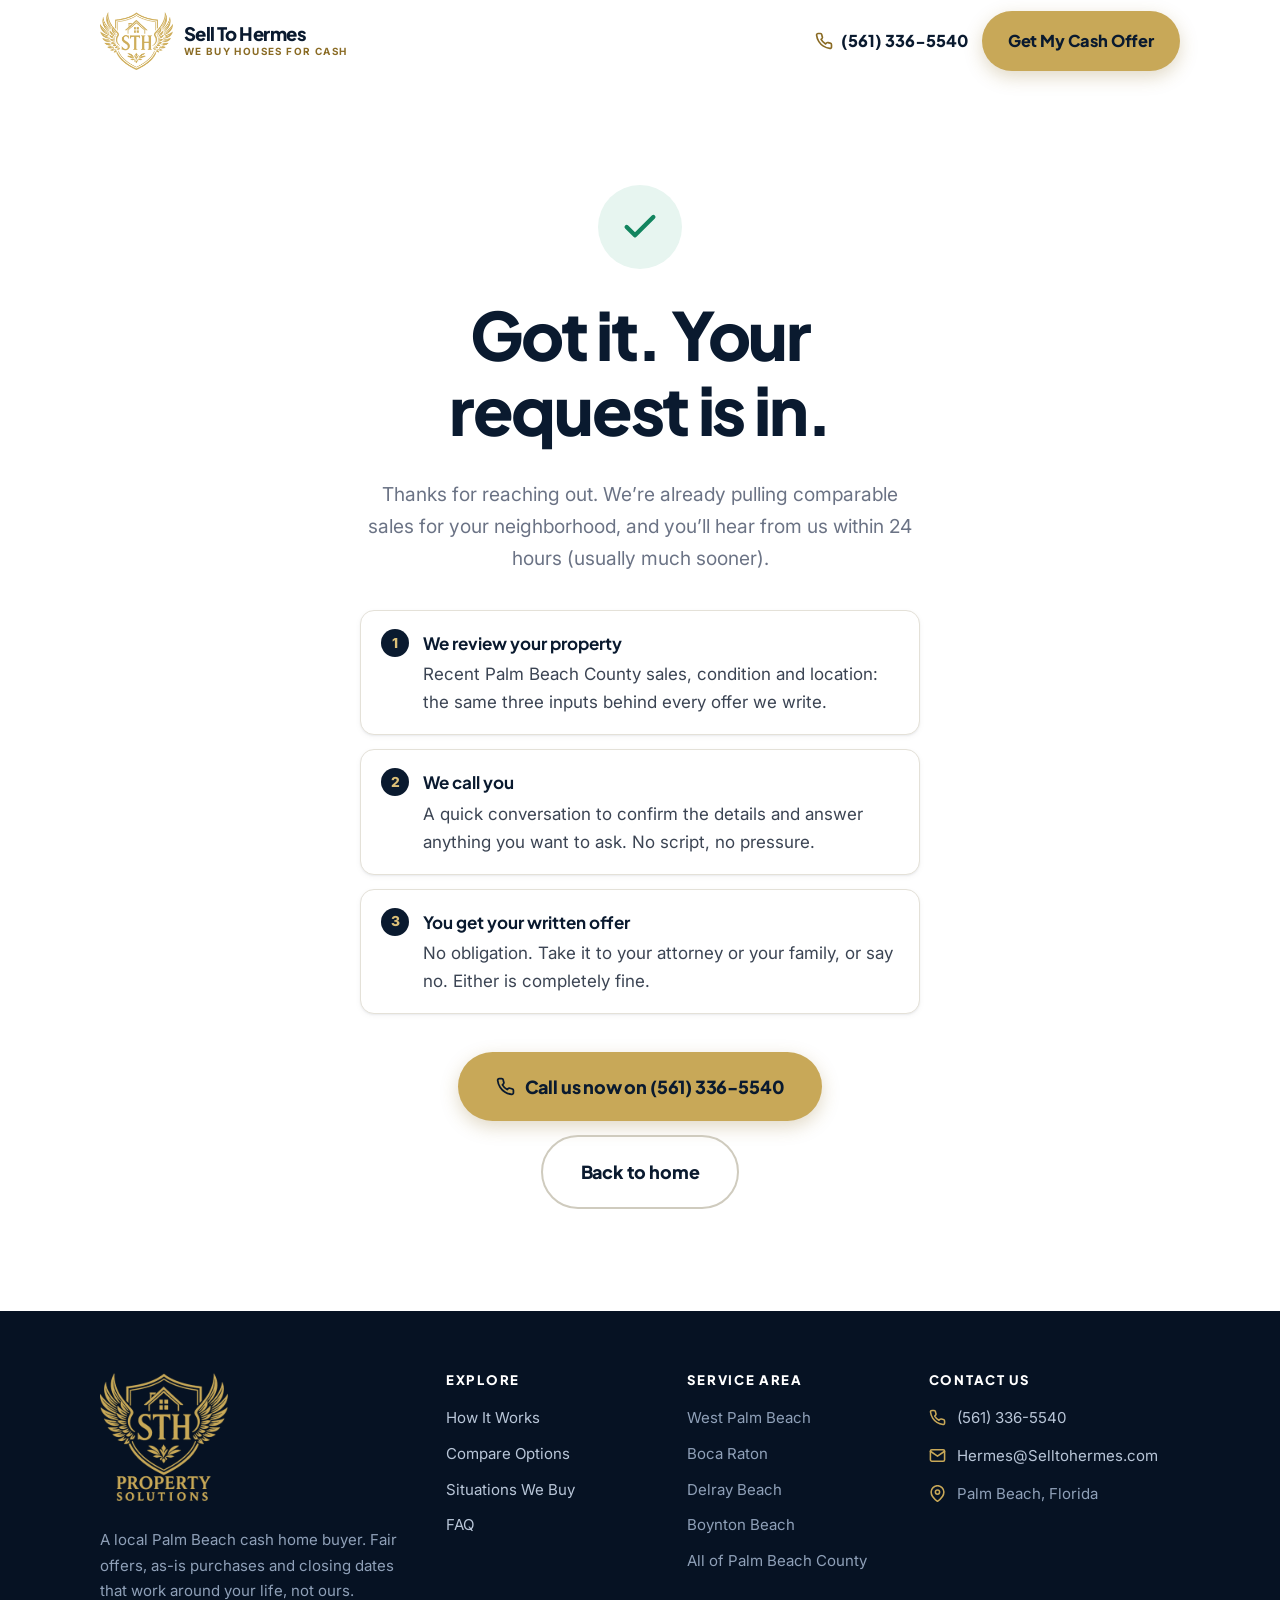
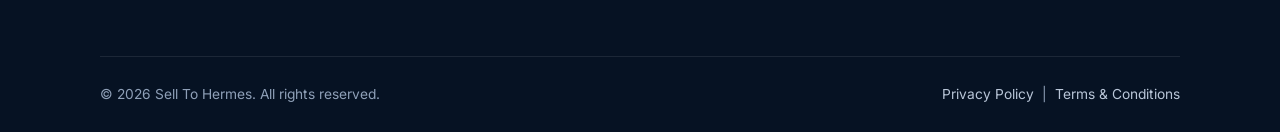
<file: thank-you.html>
<!DOCTYPE html>
<html lang="en">
<head>
<meta charset="utf-8">
<meta name="viewport" content="width=device-width, initial-scale=1">
<title>Thank You | Sell To Hermes</title>
<meta name="description" content="Your cash offer request has been received. We'll be in touch within 24 hours.">
<meta name="robots" content="noindex, nofollow">
<meta name="theme-color" content="#0A1A2F">
<link rel="icon" href="assets/img/favicon.png" type="image/png">
<link rel="preconnect" href="https://fonts.googleapis.com">
<link rel="preconnect" href="https://fonts.gstatic.com" crossorigin>
<link href="https://fonts.googleapis.com/css2?family=Inter:wght@400;500;600;700&family=Plus+Jakarta+Sans:wght@700;800&display=swap" rel="stylesheet">
<link rel="stylesheet" href="assets/css/styles.css">
</head>
<body>
<a class="skip-link" href="#main">Skip to content</a>
<header class="header is-stuck" id="header">
  <div class="wrap header__bar">
    <a class="logo" href="index.html" aria-label="Sell To Hermes home">
      <img class="logo__mark" src="assets/img/logo-mark.png" alt="" width="73" height="58">
      <span class="logo__text">
        <span class="logo__name">Sell To Hermes</span>
        <span class="logo__tag">We Buy Houses for Cash</span>
      </span>
    </a>
    <div class="header__cta">
      <a class="header__phone" href="tel:+15613365540">
        <svg width="18" height="18" viewBox="0 0 24 24" fill="none" stroke="currentColor" stroke-width="2.2" stroke-linecap="round" stroke-linejoin="round" aria-hidden="true"><path d="M22 16.92v3a2 2 0 0 1-2.18 2 19.79 19.79 0 0 1-8.63-3.07 19.5 19.5 0 0 1-6-6 19.79 19.79 0 0 1-3.07-8.67A2 2 0 0 1 4.11 2h3a2 2 0 0 1 2 1.72c.13.96.36 1.9.7 2.81a2 2 0 0 1-.45 2.11L8.09 9.91a16 16 0 0 0 6 6l1.27-1.27a2 2 0 0 1 2.11-.45c.9.34 1.85.57 2.81.7A2 2 0 0 1 22 16.92z"/></svg>
        <span>(561) 336-5540</span>
      </a>
      <a class="btn" href="index.html#offer">Get My Cash Offer</a>
    </div>
  </div>
</header>
<main id="main">
<section class="section">
  <div class="wrap confirm">
    <div class="confirm__icon">
      <svg width="40" height="40" viewBox="0 0 24 24" fill="none" stroke="currentColor" stroke-width="2.6" stroke-linecap="round" stroke-linejoin="round" aria-hidden="true"><path d="M20 6L9 17l-5-5"/></svg>
    </div>
    <h1>Got it. Your request is in.</h1>
    <p class="lede">Thanks for reaching out. We&rsquo;re already pulling comparable sales for your
    neighborhood, and you&rsquo;ll hear from us within 24 hours (usually much sooner).</p>

    <ol class="next-steps">
      <li><span class="n">1</span><div><b>We review your property</b>Recent Palm Beach County sales, condition and location: the same three inputs behind every offer we write.</div></li>
      <li><span class="n">2</span><div><b>We call you</b>A quick conversation to confirm the details and answer anything you want to ask. No script, no pressure.</div></li>
      <li><span class="n">3</span><div><b>You get your written offer</b>No obligation. Take it to your attorney or your family, or say no. Either is completely fine.</div></li>
    </ol>

    <div class="cta-band__actions" style="margin-top:38px">
      <a class="btn btn--lg" href="tel:+15613365540">
        <svg width="19" height="19" viewBox="0 0 24 24" fill="none" stroke="currentColor" stroke-width="2.2" stroke-linecap="round" stroke-linejoin="round" aria-hidden="true"><path d="M22 16.92v3a2 2 0 0 1-2.18 2 19.79 19.79 0 0 1-8.63-3.07 19.5 19.5 0 0 1-6-6 19.79 19.79 0 0 1-3.07-8.67A2 2 0 0 1 4.11 2h3a2 2 0 0 1 2 1.72c.13.96.36 1.9.7 2.81a2 2 0 0 1-.45 2.11L8.09 9.91a16 16 0 0 0 6 6l1.27-1.27a2 2 0 0 1 2.11-.45c.9.34 1.85.57 2.81.7A2 2 0 0 1 22 16.92z"/></svg>
        Call us now on (561) 336-5540
      </a>
      <a class="btn btn--lg btn--ghost" href="index.html">Back to home</a>
    </div>
  </div>
</section>
</main>
<footer class="footer">
  <div class="wrap">
    <div class="footer__grid">
      <div>
        <a class="logo logo--lg" href="index.html" aria-label="Sell To Hermes home">
          <img class="logo__mark" src="assets/img/logo.png" alt="Sell To Hermes, STH Property Solutions" width="128" height="128">
        </a>
        <p class="footer__blurb">
          A local Palm Beach cash home buyer. Fair offers, as-is purchases and closing dates
          that work around your life, not ours.
        </p>
      </div>
      <div>
        <h4>Explore</h4>
        <ul>
          <li><a href="index.html#how">How It Works</a></li>
          <li><a href="index.html#compare">Compare Options</a></li>
          <li><a href="index.html#situations">Situations We Buy</a></li>
          <li><a href="index.html#faq">FAQ</a></li>
        </ul>
      </div>
      <div>
        <h4>Service Area</h4>
        <ul>
          <li>West Palm Beach</li>
          <li>Boca Raton</li>
          <li>Delray Beach</li>
          <li>Boynton Beach</li>
          <li>All of Palm Beach County</li>
        </ul>
      </div>
      <div>
        <h4>Contact Us</h4>
        <div class="footer__contact">
          <a href="tel:+15613365540">
            <svg width="17" height="17" viewBox="0 0 24 24" fill="none" stroke="currentColor" stroke-width="2.2" stroke-linecap="round" stroke-linejoin="round" aria-hidden="true"><path d="M22 16.92v3a2 2 0 0 1-2.18 2 19.79 19.79 0 0 1-8.63-3.07 19.5 19.5 0 0 1-6-6 19.79 19.79 0 0 1-3.07-8.67A2 2 0 0 1 4.11 2h3a2 2 0 0 1 2 1.72c.13.96.36 1.9.7 2.81a2 2 0 0 1-.45 2.11L8.09 9.91a16 16 0 0 0 6 6l1.27-1.27a2 2 0 0 1 2.11-.45c.9.34 1.85.57 2.81.7A2 2 0 0 1 22 16.92z"/></svg>
            (561) 336-5540
          </a>
          <a href="mailto:Hermes@Selltohermes.com">
            <svg width="17" height="17" viewBox="0 0 24 24" fill="none" stroke="currentColor" stroke-width="2.2" stroke-linecap="round" stroke-linejoin="round" aria-hidden="true"><rect x="2" y="4" width="20" height="16" rx="2"/><path d="M22 6l-10 7L2 6"/></svg>
            Hermes@Selltohermes.com
          </a>
          <span>
            <svg width="17" height="17" viewBox="0 0 24 24" fill="none" stroke="currentColor" stroke-width="2.2" stroke-linecap="round" stroke-linejoin="round" aria-hidden="true"><path d="M21 10c0 7-9 13-9 13s-9-6-9-13a9 9 0 0 1 18 0z"/><circle cx="12" cy="10" r="3"/></svg>
            Palm Beach, Florida
          </span>
        </div>
      </div>
    </div>
    <div class="footer__bottom">
      <span>&copy; <span id="year">2026</span> Sell To Hermes. All rights reserved.</span>
      <span><a href="privacy.html">Privacy Policy</a> &nbsp;|&nbsp; <a href="terms.html">Terms &amp; Conditions</a></span>
    </div>
  </div>
</footer>
<script src="assets/js/main.js" defer></script>
</body>
</html>
</file>
<file: assets/css/styles.css>
/* ==========================================================================
   Sell To Hermes: design system
   Ink navy + Hermes gold. Clean, high-contrast, conversion-first.
   ========================================================================== */

:root {
  /* Brand */
  --ink:            #0A1A2F;
  --ink-700:        #12294a;
  --ink-500:        #1d3d68;
  --gold:           #C8A858;   /* the logo's dominant tone, sampled */
  --gold-bright:    #DCC078;   /* logo highlight, used for hover */
  --gold-ink:       #A88430;   /* large accent text, 3.4:1 on paper */
  --gold-deep:      #8A6B24;   /* small text and links, 4.8:1 on paper */
  --green:          #12855F;
  --green-soft:     #E7F5F0;
  --red:            #C0392B;

  /* Neutrals */
  --white:          #FFFFFF;
  --paper:          #FBFAF7;
  --paper-2:        #F4F2EC;
  --line:           #E4E1D8;
  --line-strong:    #CFCBBE;
  --body:           #3B4453;
  --muted:          #6B7385;

  /* Type */
  --font-head: 'Plus Jakarta Sans', -apple-system, BlinkMacSystemFont, 'Segoe UI', sans-serif;
  --font-body: 'Inter', -apple-system, BlinkMacSystemFont, 'Segoe UI', Roboto, sans-serif;

  /* Space + shape */
  --radius:     14px;
  --radius-lg:  22px;
  --radius-pill: 999px;
  --shadow-sm:  0 1px 2px rgba(10, 26, 47, .06), 0 2px 6px rgba(10, 26, 47, .04);
  --shadow:     0 4px 12px rgba(10, 26, 47, .07), 0 12px 32px rgba(10, 26, 47, .07);
  --shadow-lg:  0 8px 24px rgba(10, 26, 47, .10), 0 28px 64px rgba(10, 26, 47, .13);
  --shadow-gold: 0 6px 18px rgba(138, 107, 36, .26);

  --wrap: 1160px;
  --gut: clamp(20px, 5vw, 40px);
  --section-y: clamp(64px, 8vw, 116px);
}

/* --------------------------------------------------------------- reset -- */
*, *::before, *::after { box-sizing: border-box; }
html { -webkit-text-size-adjust: 100%; scroll-behavior: smooth; }
@media (prefers-reduced-motion: reduce) { html { scroll-behavior: auto; } }

body {
  margin: 0;
  font-family: var(--font-body);
  font-size: 17px;
  line-height: 1.65;
  color: var(--body);
  background: var(--white);
  -webkit-font-smoothing: antialiased;
  overflow-x: hidden;
}

img, svg { display: block; max-width: 100%; }
a { color: inherit; }
button { font: inherit; cursor: pointer; }

h1, h2, h3, h4 {
  font-family: var(--font-head);
  color: var(--ink);
  line-height: 1.12;
  letter-spacing: -.022em;
  margin: 0 0 .5em;
  font-weight: 800;
}
h1 { font-size: clamp(2.4rem, 5.7vw, 4.15rem); letter-spacing: -.034em; }
h2 { font-size: clamp(1.85rem, 3.9vw, 2.85rem); letter-spacing: -.028em; }
h3 { font-size: clamp(1.15rem, 2vw, 1.4rem); }
p  { margin: 0 0 1.1em; }
p:last-child { margin-bottom: 0; }

:focus-visible {
  outline: 3px solid var(--gold);
  outline-offset: 3px;
  border-radius: 4px;
}

.skip-link {
  position: absolute; left: 12px; top: -100px; z-index: 200;
  background: var(--ink); color: #fff; padding: 12px 20px;
  border-radius: var(--radius); text-decoration: none; font-weight: 700;
  transition: top .18s ease;
}
.skip-link:focus { top: 12px; }

/* ------------------------------------------------------------- layout -- */
.wrap { width: 100%; max-width: var(--wrap); margin-inline: auto; padding-inline: var(--gut); }
.section { padding-block: var(--section-y); }
.section--paper { background: var(--paper); }
.section--ink { background: var(--ink); color: #C9D3E2; }
.section--ink h2, .section--ink h3 { color: #fff; }

.center { text-align: center; }
.measure { max-width: 60ch; }
.measure-center { max-width: 62ch; margin-inline: auto; }

.eyebrow {
  display: inline-flex; align-items: center; gap: 8px;
  font-size: .78rem; font-weight: 800; letter-spacing: .13em;
  text-transform: uppercase; color: var(--gold-deep);
  margin-bottom: 16px;
}
.eyebrow::before {
  content: ""; width: 26px; height: 2px; background: var(--gold); border-radius: 2px;
}
.eyebrow--center { justify-content: center; }
.section--ink .eyebrow { color: var(--gold-bright); }

.lede { font-size: clamp(1.05rem, 1.6vw, 1.2rem); color: var(--muted); }
.section--ink .lede { color: #9FB0C6; }

/* ------------------------------------------------------------ buttons -- */
.btn {
  --btn-bg: var(--gold);
  --btn-fg: var(--ink);
  display: inline-flex; align-items: center; justify-content: center; gap: 10px;
  padding: 17px 30px;
  background: var(--btn-bg); color: var(--btn-fg);
  font-family: var(--font-head); font-weight: 800; font-size: 1.02rem;
  letter-spacing: -.01em; text-decoration: none;
  border: 0; border-radius: var(--radius-pill);
  box-shadow: var(--shadow-gold);
  white-space: nowrap;
  transition: transform .16s ease, box-shadow .16s ease, background .16s ease;
  text-align: center;
}
.btn:hover { background: var(--gold-bright); transform: translateY(-2px); box-shadow: 0 10px 26px rgba(138,107,36,.32); }
.btn:active { transform: translateY(0); }
.btn--lg { padding: 20px 38px; font-size: 1.12rem; }
.btn--block { width: 100%; }
.btn--ghost {
  --btn-bg: transparent; --btn-fg: var(--ink);
  border: 2px solid var(--line-strong); box-shadow: none;
}
.btn--ghost:hover { background: var(--paper-2); border-color: var(--ink); }
.btn--ink { --btn-bg: var(--ink); --btn-fg: #fff; box-shadow: var(--shadow); }
.btn--ink:hover { background: var(--ink-700); }
@media (prefers-reduced-motion: reduce) { .btn:hover { transform: none; } }

/* ------------------------------------------------------------- header -- */
.header {
  position: sticky; top: 0; z-index: 100;
  background: rgba(255,255,255,.92);
  backdrop-filter: saturate(180%) blur(12px);
  border-bottom: 1px solid transparent;
  transition: border-color .2s ease, box-shadow .2s ease;
}
.header.is-stuck { border-bottom-color: var(--line); box-shadow: 0 2px 14px rgba(10,26,47,.06); }
.header__bar { display: flex; align-items: center; gap: 20px; height: 82px; }

.logo { display: inline-flex; align-items: center; gap: 11px; text-decoration: none; margin-right: auto; }
.logo__mark { height: 58px; width: auto; flex: none; }

/* The footer has room for the full winged crest at a size where the
   feather detail actually reads. */
.logo--lg { align-items: center; gap: 14px; }
.logo--lg .logo__mark { height: 128px; }
.logo__text { display: flex; flex-direction: column; line-height: 1; }
.logo__name {
  font-family: var(--font-head); font-weight: 800; font-size: 1.16rem;
  color: var(--ink); letter-spacing: -.03em;
}
.logo__tag {
  font-size: .62rem; font-weight: 700; letter-spacing: .14em;
  text-transform: uppercase; color: var(--gold-deep); margin-top: 4px;
  white-space: nowrap;
}

.nav { display: flex; align-items: center; gap: clamp(16px, 2vw, 28px); }
.nav .btn { display: none; }   /* drawer-only CTA; the header keeps its own */
.nav a {
  text-decoration: none; font-weight: 600; font-size: .95rem; color: var(--ink);
  position: relative; padding: 6px 0; white-space: nowrap;
}
.nav a::after {
  content: ""; position: absolute; left: 0; right: 100%; bottom: 0; height: 2px;
  background: var(--gold); transition: right .2s ease;
}
.nav a:hover::after { right: 0; }

.header__cta { display: flex; align-items: center; gap: 14px; flex: none; }
/* The CTA must never shrink into a two-line button; the nav gives way first. */
.header__cta .btn { flex: 0 0 auto; padding-inline: 26px; }
.nav { min-width: 0; }
.header__phone {
  display: inline-flex; align-items: center; gap: 8px;
  font-family: var(--font-head); font-weight: 800; color: var(--ink);
  text-decoration: none; font-size: 1.02rem; white-space: nowrap;
}
.header__phone svg { color: var(--gold-deep); }

.burger {
  display: none; width: 46px; height: 46px; border: 1px solid var(--line);
  border-radius: 12px; background: #fff; align-items: center; justify-content: center;
}
.burger span {
  display: block; width: 20px; height: 2px; background: var(--ink); border-radius: 2px;
  position: relative; transition: background .15s;
}
.burger span::before, .burger span::after {
  content: ""; position: absolute; left: 0; width: 20px; height: 2px;
  background: var(--ink); border-radius: 2px; transition: transform .2s ease, top .2s ease;
}
.burger span::before { top: -6px; }
.burger span::after  { top: 6px; }
.burger[aria-expanded="true"] span { background: transparent; }
.burger[aria-expanded="true"] span::before { top: 0; transform: rotate(45deg); }
.burger[aria-expanded="true"] span::after  { top: 0; transform: rotate(-45deg); }

@media (max-width: 1080px) {
  .nav {
    position: fixed; inset: 82px 0 auto 0; flex-direction: column; align-items: stretch;
    gap: 0; background: #fff; padding: 10px var(--gut) 24px;
    border-bottom: 1px solid var(--line); box-shadow: var(--shadow);
    transform: translateY(-140%); transition: transform .28s cubic-bezier(.4,0,.2,1);
    max-height: calc(100vh - 82px); overflow-y: auto;
  }
  .nav.is-open { transform: translateY(0); }
  .nav .btn { display: inline-flex; }
  .nav a { padding: 15px 2px; border-bottom: 1px solid var(--line); font-size: 1.05rem; }
  .nav a::after { display: none; }
  .nav .btn { margin-top: 18px; }
  .burger { display: inline-flex; }
  .header__cta .btn { display: none; }
}
@media (max-width: 560px) { .header__phone span { display: none; } }

/* --------------------------------------------------------------- hero -- */
.hero {
  position: relative; overflow: hidden;
  background:
    radial-gradient(ellipse 900px 520px at 82% -8%, rgba(200,168,88,.20), transparent 62%),
    radial-gradient(ellipse 720px 480px at 6% 4%, rgba(29,61,104,.09), transparent 60%),
    var(--paper);
  padding-block: clamp(44px, 6vw, 84px) clamp(56px, 7vw, 96px);
  border-bottom: 1px solid var(--line);
}
.hero::after {
  content: ""; position: absolute; inset: 0; pointer-events: none;
  background-image: radial-gradient(rgba(10,26,47,.055) 1px, transparent 1px);
  background-size: 26px 26px;
  -webkit-mask-image: linear-gradient(to bottom, #000, transparent 72%);
          mask-image: linear-gradient(to bottom, #000, transparent 72%);
}
.hero__grid {
  position: relative; z-index: 1;
  display: grid;
  grid-template-columns: 1.05fr .95fr;
  grid-template-areas:
    "copy   form"
    "points form";
  grid-template-rows: auto 1fr;
  column-gap: clamp(32px, 5vw, 68px);
  row-gap: 0;
  align-items: start;
}
.hero__copy   { grid-area: copy; }
.hero__points { grid-area: points; }
.form-card    { grid-area: form; align-self: center; }

/* On phones the form must sit directly under the headline. A visitor should
   never have to scroll past a benefit list to reach the one thing we want
   them to do. The benefits then reinforce the decision underneath it. */
@media (max-width: 980px) {
  .hero__grid {
    grid-template-columns: 1fr;
    grid-template-areas: "copy" "form" "points";
    grid-template-rows: auto;
    row-gap: 34px;
  }
  .form-card { align-self: stretch; }
}

.badge-row { display: flex; flex-wrap: wrap; gap: 10px; margin-bottom: 22px; }
.badge {
  display: inline-flex; align-items: center; gap: 7px;
  padding: 7px 14px; background: #fff; border: 1px solid var(--line);
  border-radius: var(--radius-pill); font-size: .82rem; font-weight: 700;
  color: var(--ink); box-shadow: var(--shadow-sm);
}
.badge svg { color: var(--green); }
.badge--stars { color: var(--gold-deep); }
.badge--stars svg { color: var(--gold); }

.hero h1 { margin-bottom: 24px; line-height: 1.15; }
/* The accent phrase carries the brand colour and a tapered brush underline,
   which reads as deliberate typography rather than a marker smudge sitting
   behind half the letters. */
.hero h1 .accent {
  position: relative;
  display: inline-block;
  color: var(--gold-ink);
}
.hero h1 .accent__stroke {
  position: absolute;
  left: 0; right: 0; bottom: -.15em;
  width: 100%; height: .17em;
  color: var(--gold);
  overflow: visible;
  pointer-events: none;
}
.hero__sub { font-size: clamp(1.06rem, 1.7vw, 1.24rem); color: var(--body); max-width: 54ch; }

.checks { list-style: none; margin: 26px 0 0; padding: 0; display: grid; gap: 13px; }
@media (max-width: 980px) { .checks { margin-top: 0; } }
.checks li { display: flex; align-items: flex-start; gap: 12px; font-weight: 600; color: var(--ink); }
.checks svg { flex: none; margin-top: 3px; color: var(--green); }
.checks span { font-weight: 500; color: var(--body); }

/* ---------------------------------------------------------- lead form -- */
.form-card {
  background: #fff; border: 1px solid var(--line); border-radius: var(--radius-lg);
  box-shadow: var(--shadow-lg); overflow: hidden;
}
.form-card__head {
  background: var(--ink); color: #fff; padding: 24px 28px 22px; text-align: center;
  position: relative;
}
.form-card__head::after {
  content: ""; position: absolute; left: 0; right: 0; bottom: 0; height: 3px;
  background: linear-gradient(90deg, var(--gold-deep), var(--gold-bright), var(--gold-deep));
}
.form-card__head h2 { color: #fff; font-size: 1.42rem; margin-bottom: 6px; }
.form-card__head p { color: #A9BAD1; font-size: .92rem; margin: 0; }
.form-card__body { padding: 26px 28px 30px; }
@media (max-width: 480px) { .form-card__head, .form-card__body { padding-inline: 20px; } }

.progress { display: flex; align-items: center; gap: 8px; margin-bottom: 24px; }
.progress__step {
  flex: 1; height: 5px; border-radius: 999px; background: var(--line);
  transition: background .3s ease;
}
.progress__step.is-done { background: var(--gold); }
.progress__label {
  font-size: .76rem; font-weight: 800; letter-spacing: .1em; text-transform: uppercase;
  color: var(--muted); white-space: nowrap;
}

.step { display: none; }
.step.is-active { display: block; animation: stepIn .3s ease both; }
@keyframes stepIn { from { opacity: 0; transform: translateX(14px); } to { opacity: 1; transform: none; } }
@media (prefers-reduced-motion: reduce) { .step.is-active { animation: none; } }

.field { margin-bottom: 16px; }
.field > label {
  display: block; font-size: .86rem; font-weight: 700; color: var(--ink); margin-bottom: 7px;
}
.field input, .field select, .field textarea {
  width: 100%; padding: 15px 16px; font: inherit; font-size: 1rem; color: var(--ink);
  background: var(--paper); border: 1.5px solid var(--line-strong);
  border-radius: var(--radius); transition: border-color .15s, box-shadow .15s, background .15s;
}
.field input::placeholder, .field textarea::placeholder { color: #9AA1B0; }
.field input:focus, .field select:focus, .field textarea:focus {
  outline: none; background: #fff; border-color: var(--gold);
  box-shadow: 0 0 0 4px rgba(200,168,88,.22);
}
.field textarea { min-height: 96px; resize: vertical; }
.field select { appearance: none; background-image: url("data:image/svg+xml;charset=utf-8,%3Csvg xmlns='http://www.w3.org/2000/svg' width='16' height='16' viewBox='0 0 24 24' fill='none' stroke='%236B7385' stroke-width='2.5' stroke-linecap='round'%3E%3Cpath d='M6 9l6 6 6-6'/%3E%3C/svg%3E"); background-repeat: no-repeat; background-position: right 16px center; padding-right: 44px; }
.field--error input, .field--error select { border-color: var(--red); background: #FDF3F2; }
.field__error { display: none; color: var(--red); font-size: .82rem; font-weight: 600; margin-top: 6px; }
.field--error .field__error { display: block; }
.field-row { display: grid; grid-template-columns: 1fr 1fr; gap: 14px; }
@media (max-width: 480px) { .field-row { grid-template-columns: 1fr; gap: 0; } }

/* Honeypot: hidden from humans, catches bots */
.hp { position: absolute; left: -9999px; width: 1px; height: 1px; overflow: hidden; }

.chips { display: grid; grid-template-columns: repeat(auto-fit, minmax(140px, 1fr)); gap: 10px; }
.chip { position: relative; }
.chip input { position: absolute; opacity: 0; pointer-events: none; }
.chip span {
  display: block; padding: 13px 12px; text-align: center; font-weight: 600; font-size: .93rem;
  color: var(--ink); background: var(--paper); border: 1.5px solid var(--line-strong);
  border-radius: var(--radius); cursor: pointer; transition: all .15s ease;
}
.chip span:hover { border-color: var(--gold); background: #fff; }
.chip input:checked + span {
  background: var(--ink); color: #fff; border-color: var(--ink);
}
.chip input:focus-visible + span { outline: 3px solid var(--gold); outline-offset: 2px; }

.form-actions { display: flex; gap: 12px; margin-top: 22px; }
.form-actions .btn { flex: 1; }
.form-back {
  flex: 0 0 auto; background: none; border: 0; color: var(--muted);
  font-weight: 700; font-size: .92rem; padding: 0 12px; text-decoration: underline;
}
.form-back:hover { color: var(--ink); }

.form-note {
  display: flex; align-items: flex-start; gap: 9px;
  font-size: .8rem; color: var(--muted); margin-top: 16px; line-height: 1.5;
}
.form-note svg { flex: none; margin-top: 2px; color: var(--green); }

.form-alert {
  display: none; padding: 14px 16px; border-radius: var(--radius);
  background: #FDF3F2; border: 1.5px solid #F0C4BE; color: #8E2A1E;
  font-size: .9rem; font-weight: 600; margin-bottom: 16px;
}
.form-alert.is-visible { display: block; }

.btn.is-loading { pointer-events: none; opacity: .75; }
.btn.is-loading::before {
  content: ""; width: 16px; height: 16px; border-radius: 50%;
  border: 2px solid currentColor; border-top-color: transparent;
  animation: spin .7s linear infinite;
}
@keyframes spin { to { transform: rotate(360deg); } }

/* -------------------------------------------------------- trust strip -- */
.trust {
  background: var(--white); border-bottom: 1px solid var(--line);
  padding-block: 30px;
}
.trust__grid {
  display: grid; grid-template-columns: repeat(4, 1fr); gap: 24px; text-align: center;
}
@media (max-width: 760px) { .trust__grid { grid-template-columns: repeat(2, 1fr); gap: 28px 16px; } }
.trust__num {
  font-family: var(--font-head); font-size: clamp(1.7rem, 3.4vw, 2.4rem); font-weight: 800;
  color: var(--ink); letter-spacing: -.03em; line-height: 1;
}
.trust__num em { font-style: normal; color: var(--gold-deep); }
.trust__label {
  font-size: .82rem; font-weight: 600; color: var(--muted); margin-top: 8px;
  letter-spacing: .01em;
}

/* --------------------------------------------------------- situations -- */
.tile-grid {
  display: grid; grid-template-columns: repeat(auto-fit, minmax(238px, 1fr)); gap: 16px;
  margin-top: 44px;
}
.tile {
  background: #fff; border: 1px solid var(--line); border-radius: var(--radius);
  padding: 26px 24px; box-shadow: var(--shadow-sm);
  transition: transform .18s ease, box-shadow .18s ease, border-color .18s ease;
}
.tile:hover { transform: translateY(-4px); box-shadow: var(--shadow); border-color: var(--line-strong); }
@media (prefers-reduced-motion: reduce) { .tile:hover { transform: none; } }
.tile__icon {
  width: 46px; height: 46px; border-radius: 12px; display: grid; place-items: center;
  background: linear-gradient(140deg, rgba(200,168,88,.26), rgba(200,168,88,.09));
  color: var(--gold-deep); margin-bottom: 16px;
}
.tile h3 { font-size: 1.08rem; margin-bottom: 7px; }
.tile p { font-size: .94rem; color: var(--muted); margin: 0; }

/* ------------------------------------------------------------- steps -- */
.steps { display: grid; grid-template-columns: repeat(3, 1fr); gap: 26px; margin-top: 52px; position: relative; }
@media (max-width: 860px) { .steps { grid-template-columns: 1fr; gap: 20px; } }
.step-card {
  position: relative; background: #fff; border: 1px solid var(--line);
  border-radius: var(--radius-lg); padding: 34px 30px 30px; box-shadow: var(--shadow-sm);
}
.step-card__num {
  position: absolute; top: -22px; left: 30px;
  width: 46px; height: 46px; border-radius: 50%;
  background: var(--ink); color: var(--gold-bright);
  font-family: var(--font-head); font-weight: 800; font-size: 1.16rem;
  display: grid; place-items: center;
  box-shadow: 0 6px 16px rgba(10,26,47,.22);
}
.step-card h3 { margin: 14px 0 10px; }
.step-card p { color: var(--muted); font-size: .97rem; margin: 0; }
.step-card__meta {
  display: inline-flex; align-items: center; gap: 7px; margin-top: 18px;
  font-size: .82rem; font-weight: 700; color: var(--green);
  background: var(--green-soft); padding: 6px 13px; border-radius: var(--radius-pill);
}

/* -------------------------------------------------------- comparison -- */
.compare {
  margin-top: 48px; background: #fff; border: 1px solid var(--line);
  border-radius: var(--radius-lg); overflow: hidden; box-shadow: var(--shadow);
}
.compare__scroll { overflow-x: auto; -webkit-overflow-scrolling: touch; }
.compare table { width: 100%; min-width: 620px; border-collapse: collapse; }
.compare th, .compare td { padding: 17px 22px; text-align: left; font-size: .96rem; }
.compare thead th {
  background: var(--ink); color: #fff; font-family: var(--font-head); font-weight: 800;
  font-size: 1rem; letter-spacing: -.01em;
}
.compare thead th:first-child { background: var(--ink-700); }
.compare thead th.is-featured { background: var(--gold-deep); color: #fff; }
.compare tbody tr { border-top: 1px solid var(--line); }
.compare tbody tr:nth-child(even) { background: var(--paper); }
.compare td:first-child { font-weight: 700; color: var(--ink); }
.compare td.is-featured { background: rgba(200,168,88,.11); font-weight: 700; color: var(--ink); }
.compare tbody tr:nth-child(even) td.is-featured { background: rgba(200,168,88,.17); }
.cell { display: flex; align-items: center; gap: 9px; }
.cell svg { flex: none; }
.cell--yes svg { color: var(--green); }
.cell--no  svg { color: var(--red); }

/* ------------------------------------------------------ testimonials -- */
.quotes { display: grid; grid-template-columns: repeat(auto-fit, minmax(290px, 1fr)); gap: 22px; margin-top: 48px; }
.quote {
  background: #fff; border: 1px solid var(--line); border-radius: var(--radius-lg);
  padding: 30px 28px; box-shadow: var(--shadow-sm); display: flex; flex-direction: column;
}
.quote__stars { display: flex; gap: 3px; color: var(--gold); margin-bottom: 16px; }

/* Commitment cards share the quote card chrome, with an icon in place of stars. */
.promise__icon {
  width: 48px; height: 48px; border-radius: 13px; display: grid; place-items: center;
  background: linear-gradient(140deg, rgba(200,168,88,.26), rgba(200,168,88,.09));
  color: var(--gold-deep); margin-bottom: 18px;
}
#promise .quote h3 { margin-bottom: 10px; }
#promise .quote p { color: var(--muted); font-size: .97rem; margin: 0; }
.quote blockquote { margin: 0 0 22px; font-size: 1.02rem; color: var(--ink); line-height: 1.62; flex: 1; }
.quote__who { display: flex; align-items: center; gap: 13px; }
.quote__avatar {
  width: 44px; height: 44px; border-radius: 50%; flex: none;
  background: linear-gradient(140deg, var(--ink-500), var(--ink));
  color: var(--gold-bright); display: grid; place-items: center;
  font-family: var(--font-head); font-weight: 800; font-size: .96rem;
}
.quote__name { font-weight: 800; color: var(--ink); font-size: .95rem; line-height: 1.3; }
.quote__meta { font-size: .84rem; color: var(--muted); }

/* -------------------------------------------------------------- about -- */
.about__grid {
  display: grid; grid-template-columns: .9fr 1.1fr; gap: clamp(32px, 5vw, 64px); align-items: center;
}
@media (max-width: 900px) { .about__grid { grid-template-columns: 1fr; } }
.about__portrait {
  border-radius: var(--radius-lg); overflow: hidden; background: #fff;
  border: 1px solid var(--line); aspect-ratio: 4 / 5; position: relative;
  display: grid; place-items: center; box-shadow: var(--shadow);
}
.about__portrait img { width: 100%; height: 100%; object-fit: cover; object-position: 50% 12%; }
/* A gold hairline along the base ties the portrait to the brand. */
.about__portrait::after {
  content: ""; position: absolute; left: 0; right: 0; bottom: 0; height: 4px;
  background: linear-gradient(90deg, var(--gold-deep), var(--gold-bright), var(--gold-deep));
}
.about__sig {
  font-family: var(--font-head); font-weight: 800; color: var(--ink);
  font-size: 1.1rem; margin-top: 6px;
}
.about__sig small { display: block; font-weight: 600; color: var(--muted); font-size: .86rem; margin-top: 3px; }

/* ---------------------------------------------------------------- faq -- */
.faq { max-width: 820px; margin: 46px auto 0; }
.faq__item { border-bottom: 1px solid var(--line); }
.faq__q {
  width: 100%; display: flex; align-items: flex-start; justify-content: space-between; gap: 20px;
  padding: 24px 4px; background: none; border: 0; text-align: left;
  font-family: var(--font-head); font-weight: 700; font-size: clamp(1.02rem, 1.6vw, 1.14rem);
  color: var(--ink); letter-spacing: -.015em;
}
.faq__q:hover { color: var(--gold-deep); }
.faq__icon {
  flex: none; width: 28px; height: 28px; border-radius: 50%; background: var(--paper-2);
  display: grid; place-items: center; color: var(--ink); transition: transform .25s ease, background .2s;
  margin-top: 2px;
}
.faq__q[aria-expanded="true"] .faq__icon { transform: rotate(45deg); background: var(--gold); }
.faq__a { display: grid; grid-template-rows: 0fr; transition: grid-template-rows .28s ease; }
.faq__a > div { overflow: hidden; }
.faq__item.is-open .faq__a { grid-template-rows: 1fr; }
.faq__a p { padding: 0 44px 24px 4px; color: var(--muted); margin: 0; }
@media (prefers-reduced-motion: reduce) { .faq__a { transition: none; } }

/* ------------------------------------------------------------ cta band -- */
.cta-band {
  position: relative; overflow: hidden; background: var(--ink); color: #C9D3E2;
  padding-block: var(--section-y);
}
.cta-band::before {
  content: ""; position: absolute; inset: 0;
  background:
    radial-gradient(ellipse 700px 400px at 15% 0%, rgba(200,168,88,.22), transparent 60%),
    radial-gradient(ellipse 600px 400px at 90% 100%, rgba(200,168,88,.14), transparent 60%);
}
.cta-band__inner { position: relative; z-index: 1; }
.cta-band h2 { color: #fff; }
.cta-band .lede { color: #A9BAD1; }
.cta-band__actions {
  display: flex; flex-wrap: wrap; gap: 14px; justify-content: center; margin-top: 32px;
}
.btn--onink {
  --btn-bg: transparent; --btn-fg: #fff;
  border: 2px solid rgba(255,255,255,.32); box-shadow: none;
}
.btn--onink:hover { background: rgba(255,255,255,.10); border-color: #fff; }
.cta-band__fine { margin-top: 24px; font-size: .88rem; color: #8496AF; }

/* ------------------------------------------------------------- footer -- */
.footer { background: #061223; color: #8FA0B8; padding-block: 62px 0; font-size: .94rem; }
.footer a { color: #B9C6D8; text-decoration: none; }
.footer a:hover { color: var(--gold-bright); }
.footer__grid {
  display: grid; grid-template-columns: 1.5fr 1fr 1fr 1.2fr; gap: 40px 32px;
}
@media (max-width: 900px) { .footer__grid { grid-template-columns: 1fr 1fr; } }
@media (max-width: 540px) { .footer__grid { grid-template-columns: 1fr; gap: 32px; } }
.footer h4 {
  color: #fff; font-size: .82rem; letter-spacing: .13em; text-transform: uppercase;
  margin-bottom: 18px; font-weight: 800;
}
.footer ul { list-style: none; margin: 0; padding: 0; display: grid; gap: 11px; }
.footer .logo__name { color: #fff; }
.footer .logo__tag { color: var(--gold); }
.footer__blurb { margin-top: 18px; max-width: 34ch; line-height: 1.7; }
.footer__contact { display: grid; gap: 13px; }
.footer__contact a, .footer__contact span { display: flex; align-items: flex-start; gap: 11px; }
.footer__contact svg { flex: none; margin-top: 3px; color: var(--gold); }
.social { display: flex; gap: 10px; margin-top: 22px; }
.social a {
  width: 40px; height: 40px; border-radius: 50%; display: grid; place-items: center;
  background: rgba(255,255,255,.07); transition: background .18s, transform .18s;
}
.social a:hover { background: var(--gold); color: var(--ink); transform: translateY(-2px); }
.footer__bottom {
  margin-top: 52px; padding-block: 26px; border-top: 1px solid rgba(255,255,255,.09);
  display: flex; flex-wrap: wrap; gap: 12px 26px; align-items: center; justify-content: space-between;
  font-size: .86rem;
}
.footer__legal { max-width: 78ch; font-size: .8rem; line-height: 1.6; color: #6B7C93; padding-bottom: 26px; }

/* ---------------------------------------------------- mobile call bar -- */
.callbar {
  position: fixed; left: 0; right: 0; bottom: 0; z-index: 90;
  display: none; gap: 10px; padding: 10px 14px calc(10px + env(safe-area-inset-bottom));
  background: rgba(255,255,255,.96); backdrop-filter: blur(10px);
  border-top: 1px solid var(--line); box-shadow: 0 -4px 20px rgba(10,26,47,.10);
}
.callbar .btn { flex: 1; padding: 15px 14px; font-size: .98rem; }
@media (max-width: 760px) { .callbar { display: flex; } body { padding-bottom: 78px; } }

/* ----------------------------------------------------------- reveal -- */
.reveal { opacity: 0; transform: translateY(22px); }
.reveal.is-in { opacity: 1; transform: none; transition: opacity .6s ease, transform .6s cubic-bezier(.2,.7,.3,1); }
@media (prefers-reduced-motion: reduce) {
  .reveal { opacity: 1; transform: none; }
}

/* ------------------------------------------------------- simple pages -- */
.page-head {
  background: var(--paper); border-bottom: 1px solid var(--line);
  padding-block: clamp(48px, 7vw, 88px);
}
.prose { max-width: 74ch; margin-inline: auto; }
.prose h2 { font-size: clamp(1.4rem, 2.4vw, 1.7rem); margin-top: 2em; }
.prose h2:first-child { margin-top: 0; }
.prose ul { padding-left: 1.3em; }
.prose li { margin-bottom: .5em; }
.prose a { color: var(--gold-deep); font-weight: 600; }

.confirm { text-align: center; max-width: 640px; margin-inline: auto; }
.confirm__icon {
  width: 84px; height: 84px; margin: 0 auto 28px; border-radius: 50%;
  background: var(--green-soft); color: var(--green); display: grid; place-items: center;
}
.next-steps { list-style: none; padding: 0; margin: 36px 0 0; display: grid; gap: 14px; text-align: left; }
.next-steps li {
  display: flex; gap: 14px; align-items: flex-start; background: #fff;
  border: 1px solid var(--line); border-radius: var(--radius); padding: 18px 20px;
  box-shadow: var(--shadow-sm);
}
.next-steps b { display: block; color: var(--ink); font-family: var(--font-head); margin-bottom: 3px; }
.next-steps .n {
  flex: none; width: 28px; height: 28px; border-radius: 50%; background: var(--ink);
  color: var(--gold-bright); display: grid; place-items: center; font-weight: 800; font-size: .86rem;
}
</file>
